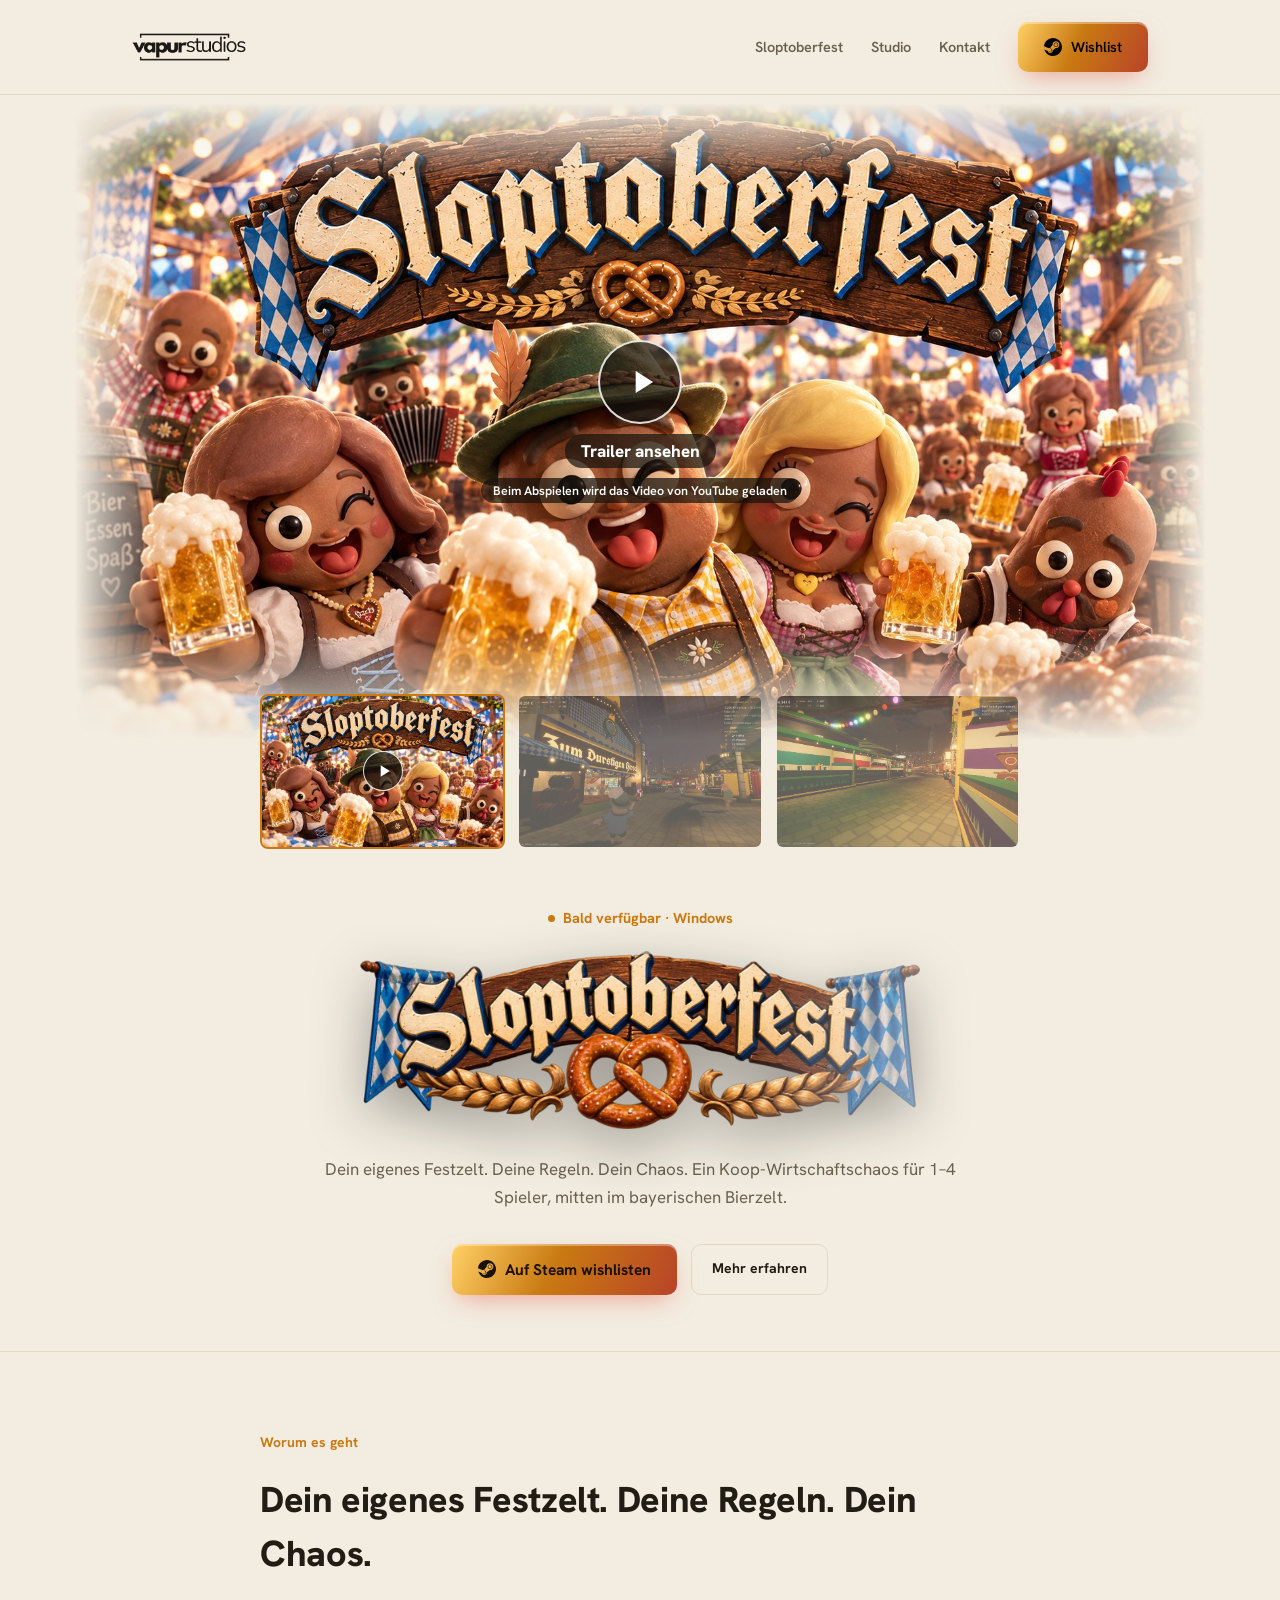
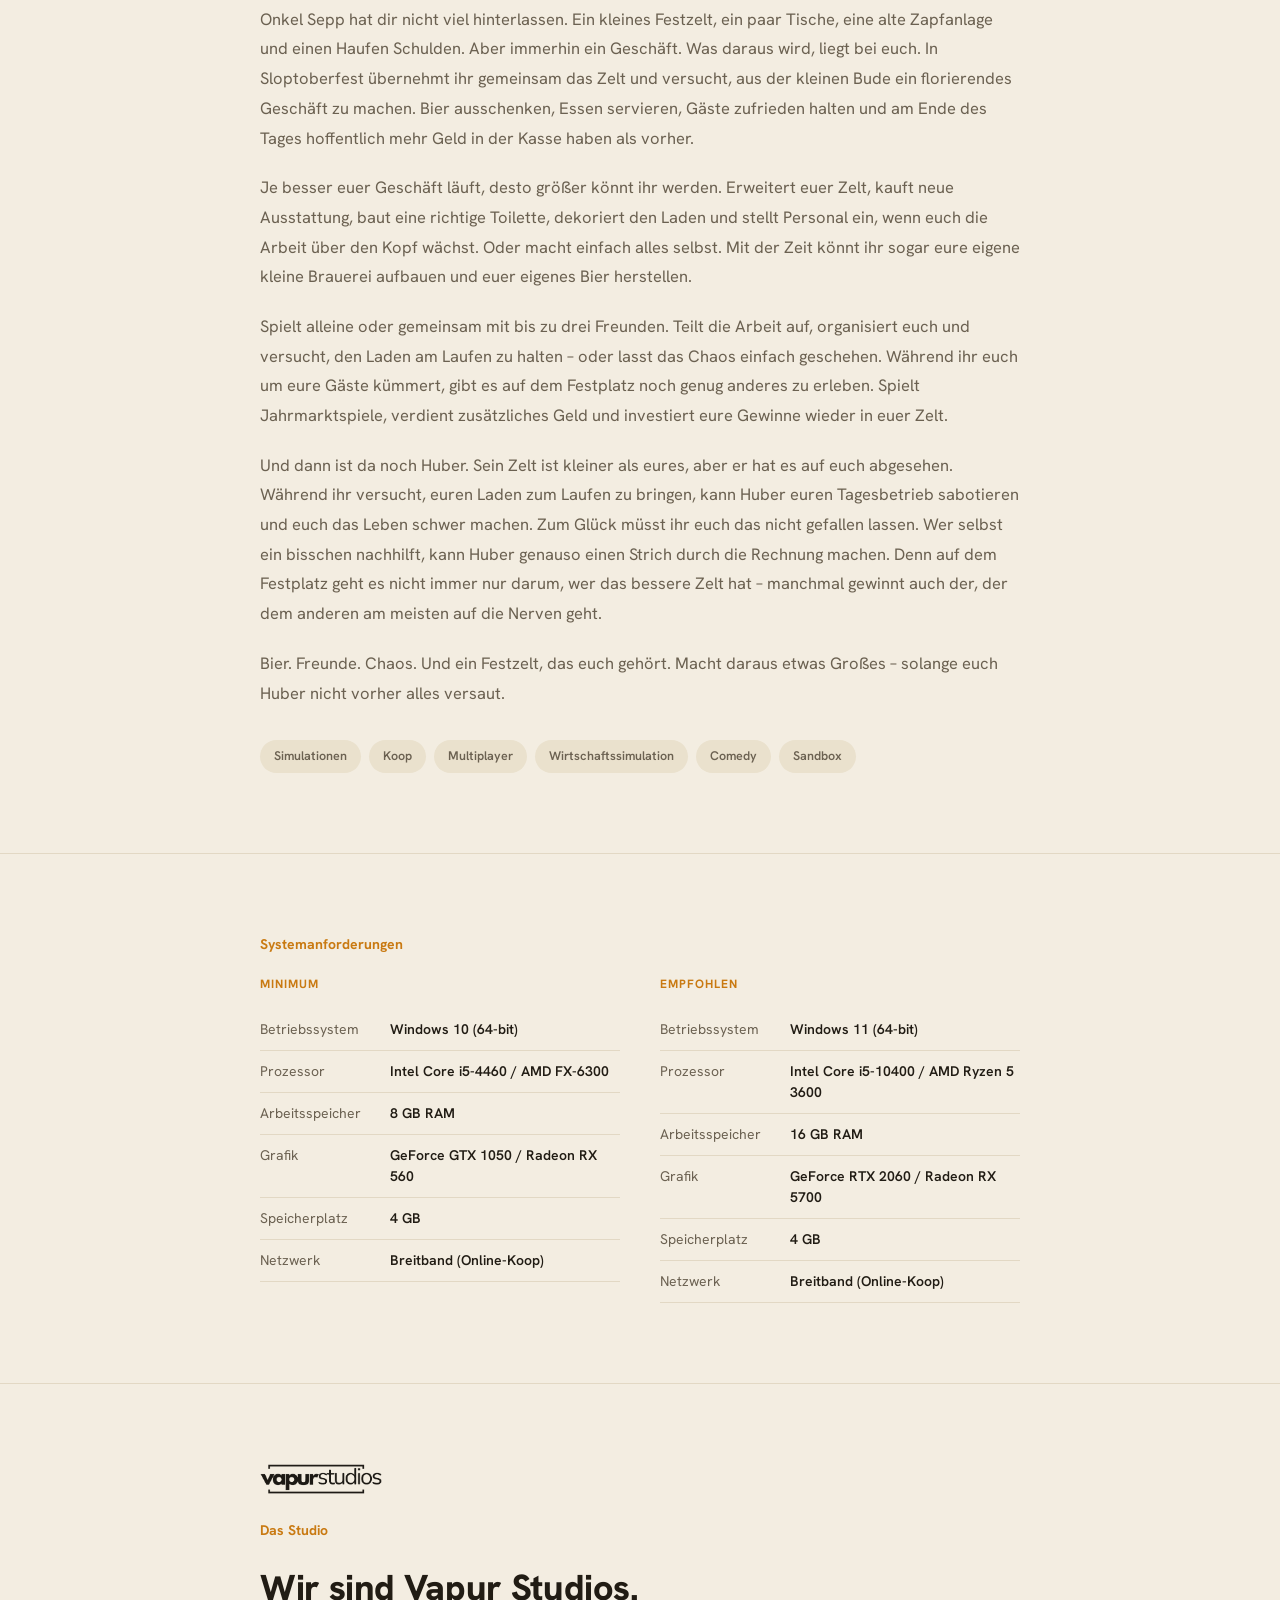
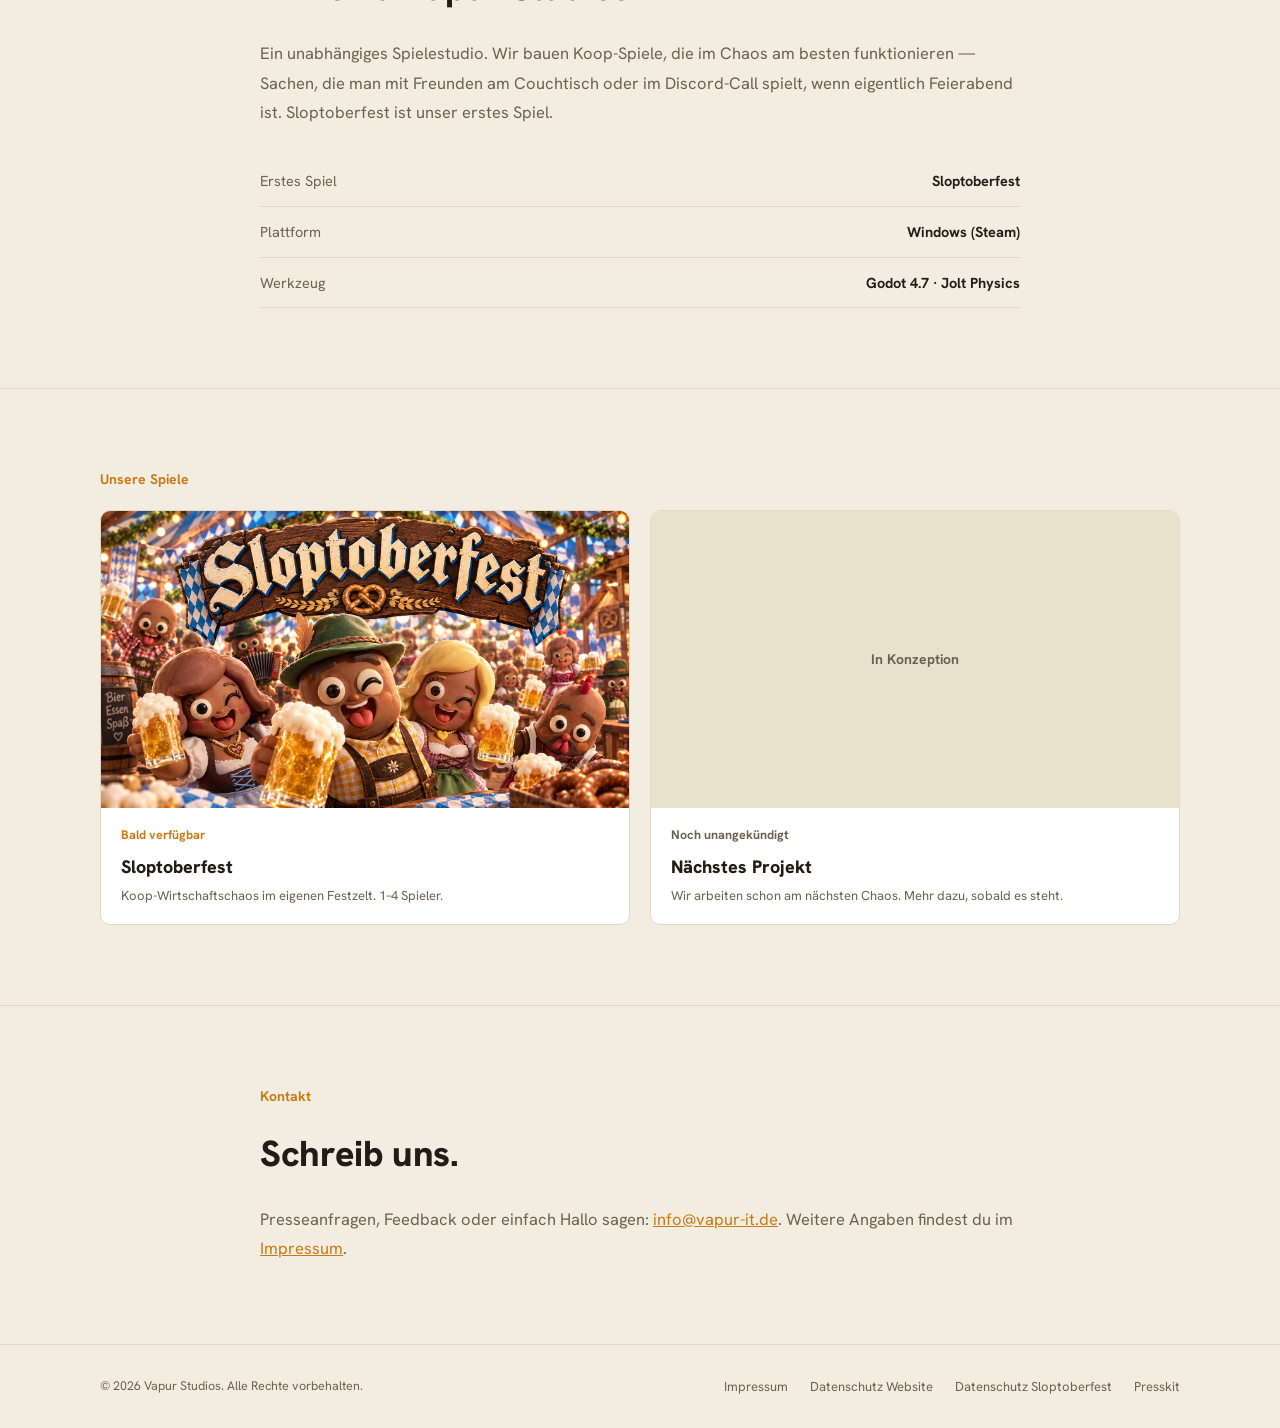
<file: index.html>
<!doctype html>
<html lang="de">
<head>
<meta charset="utf-8">
<meta name="viewport" content="width=device-width, initial-scale=1">
<title>Vapur Studios – Sloptoberfest</title>
<meta name="description" content="Vapur Studios ist ein unabhängiges Spielestudio. Sloptoberfest: Koop-Wirtschaftschaos im eigenen Festzelt für 1–4 Spieler. Bald auf Steam.">
<meta property="og:title" content="Vapur Studios – Sloptoberfest">
<meta property="og:description" content="Dein eigenes Festzelt. Deine Regeln. Dein Chaos. Bald auf Steam.">
<meta property="og:image" content="https://studio.vapur-it.de/assets/banner.jpg">
<meta property="og:type" content="website">
<link rel="preload" href="assets/fonts/hanken-latin.woff2" as="font" type="font/woff2" crossorigin>
<link rel="stylesheet" href="assets/style.css">
</head>
<body>

<nav>
  <div class="nav-inner">
    <a href="./" aria-label="Vapur Studios"><img class="logo-ink" src="assets/logo-ink.png" alt="Vapur Studios"><img class="logo-cream" src="assets/logo-cream.png" alt=""></a>
    <div class="navlinks">
      <a href="#game">Sloptoberfest</a>
      <a href="#studio">Studio</a>
      <a href="#kontakt">Kontakt</a>
      <a class="btn-wishlist" href="#" target="_blank" rel="noopener">
        <svg viewBox="0 0 24 24" fill="currentColor" aria-hidden="true"><path d="M11.979 0C5.678 0 .511 4.86.022 11.037l6.432 2.658c.545-.371 1.203-.59 1.912-.59.063 0 .125.004.188.006l2.861-4.142V8.91c0-2.495 2.028-4.524 4.524-4.524 2.494 0 4.524 2.031 4.524 4.527s-2.03 4.525-4.524 4.525h-.105l-4.076 2.911c0 .052.004.105.004.159 0 1.875-1.515 3.396-3.39 3.396-1.635 0-3.016-1.173-3.331-2.727L.436 15.27C1.862 20.307 6.486 24 11.979 24c6.627 0 11.999-5.373 11.999-12S18.605 0 11.979 0zM7.54 18.21l-1.473-.61c.262.543.714.999 1.314 1.25 1.297.539 2.793-.076 3.332-1.375.263-.63.264-1.319.005-1.949s-.75-1.121-1.377-1.383c-.624-.26-1.29-.249-1.878-.03l1.523.63c.956.4 1.409 1.5 1.009 2.455-.397.957-1.497 1.41-2.454 1.012H7.54zm11.415-9.303c0-1.662-1.353-3.015-3.015-3.015-1.665 0-3.015 1.353-3.015 3.015 0 1.665 1.35 3.015 3.015 3.015 1.663 0 3.015-1.35 3.015-3.015zm-5.273-.005c0-1.252 1.013-2.266 2.265-2.266 1.249 0 2.266 1.014 2.266 2.266 0 1.251-1.017 2.265-2.266 2.265-1.253 0-2.265-1.014-2.265-2.265z"/></svg>
        <span>Wishlist</span>
      </a>
    </div>
  </div>
</nav>

<main>
<div class="hero-wrap">
  <div class="hero-img"><img id="mainshot" src="assets/banner.jpg" alt="Sloptoberfest Artwork" width="1672" height="941"></div>
  <button class="hero-play" id="heroplay" type="button" aria-label="Trailer abspielen">
    <span class="play-circle"><svg viewBox="0 0 24 24" fill="currentColor" aria-hidden="true"><path d="M8 5v14l11-7z"/></svg></span>
    <span class="play-label">Trailer ansehen</span>
    <span class="play-note">Beim Abspielen wird das Video von YouTube geladen</span>
  </button>
  <div class="hero-video" id="herovideo"></div>
</div>

<div class="shots">
  <div class="shots-grid">
    <button class="active is-trailer" data-src="assets/banner.jpg" data-trailer aria-label="Trailer anzeigen"><img src="assets/banner.jpg" alt="" loading="lazy"><span class="thumb-play"><svg viewBox="0 0 24 24" fill="currentColor" aria-hidden="true"><path d="M8 5v14l11-7z"/></svg></span></button>
    <button data-src="assets/screen1.jpg" aria-label="Screenshot 1 anzeigen"><img src="assets/screen1.jpg" alt="" loading="lazy"></button>
    <button data-src="assets/screen2.jpg" aria-label="Screenshot 2 anzeigen"><img src="assets/screen2.jpg" alt="" loading="lazy"></button>
  </div>
</div>

<div class="intro" id="game">
  <span class="eyebrow">Bald verfügbar · Windows</span>
  <h1 class="sr-only">Sloptoberfest</h1>
  <div class="game-logo"><img src="assets/sloptoberfest-logo.webp" alt="Sloptoberfest" width="1400" height="446"></div>
  <p>Dein eigenes Festzelt. Deine Regeln. Dein Chaos. Ein Koop-Wirtschaftschaos
  für 1–4 Spieler, mitten im bayerischen Bierzelt.</p>
  <div class="btn-row">
    <a class="btn-wishlist" href="#" target="_blank" rel="noopener">
      <svg viewBox="0 0 24 24" fill="currentColor" aria-hidden="true"><path d="M11.979 0C5.678 0 .511 4.86.022 11.037l6.432 2.658c.545-.371 1.203-.59 1.912-.59.063 0 .125.004.188.006l2.861-4.142V8.91c0-2.495 2.028-4.524 4.524-4.524 2.494 0 4.524 2.031 4.524 4.527s-2.03 4.525-4.524 4.525h-.105l-4.076 2.911c0 .052.004.105.004.159 0 1.875-1.515 3.396-3.39 3.396-1.635 0-3.016-1.173-3.331-2.727L.436 15.27C1.862 20.307 6.486 24 11.979 24c6.627 0 11.999-5.373 11.999-12S18.605 0 11.979 0zM7.54 18.21l-1.473-.61c.262.543.714.999 1.314 1.25 1.297.539 2.793-.076 3.332-1.375.263-.63.264-1.319.005-1.949s-.75-1.121-1.377-1.383c-.624-.26-1.29-.249-1.878-.03l1.523.63c.956.4 1.409 1.5 1.009 2.455-.397.957-1.497 1.41-2.454 1.012H7.54zm11.415-9.303c0-1.662-1.353-3.015-3.015-3.015-1.665 0-3.015 1.353-3.015 3.015 0 1.665 1.35 3.015 3.015 3.015 1.663 0 3.015-1.35 3.015-3.015zm-5.273-.005c0-1.252 1.013-2.266 2.265-2.266 1.249 0 2.266 1.014 2.266 2.266 0 1.251-1.017 2.265-2.266 2.265-1.253 0-2.265-1.014-2.265-2.265z"/></svg>
      <span>Auf Steam wishlisten</span>
    </a>
    <a class="btn-ghost" href="#story">Mehr erfahren</a>
  </div>
</div>

<section id="story">
  <div class="section-inner">
    <div class="kicker">Worum es geht</div>
    <h2>Dein eigenes Festzelt. Deine Regeln. Dein Chaos.</h2>
    <p>Onkel Sepp hat dir nicht viel hinterlassen. Ein kleines Festzelt, ein paar Tische, eine
    alte Zapfanlage und einen Haufen Schulden. Aber immerhin ein Geschäft. Was daraus wird, liegt
    bei euch. In Sloptoberfest übernehmt ihr gemeinsam das Zelt und versucht, aus der kleinen Bude
    ein florierendes Geschäft zu machen. Bier ausschenken, Essen servieren, Gäste zufrieden halten
    und am Ende des Tages hoffentlich mehr Geld in der Kasse haben als vorher.</p>
    <p>Je besser euer Geschäft läuft, desto größer könnt ihr werden. Erweitert euer Zelt, kauft
    neue Ausstattung, baut eine richtige Toilette, dekoriert den Laden und stellt Personal ein,
    wenn euch die Arbeit über den Kopf wächst. Oder macht einfach alles selbst. Mit der Zeit könnt
    ihr sogar eure eigene kleine Brauerei aufbauen und euer eigenes Bier herstellen.</p>
    <p>Spielt alleine oder gemeinsam mit bis zu drei Freunden. Teilt die Arbeit auf, organisiert
    euch und versucht, den Laden am Laufen zu halten – oder lasst das Chaos einfach geschehen.
    Während ihr euch um eure Gäste kümmert, gibt es auf dem Festplatz noch genug anderes zu
    erleben. Spielt Jahrmarktspiele, verdient zusätzliches Geld und investiert eure Gewinne wieder
    in euer Zelt.</p>
    <p>Und dann ist da noch Huber. Sein Zelt ist kleiner als eures, aber er hat es auf euch
    abgesehen. Während ihr versucht, euren Laden zum Laufen zu bringen, kann Huber euren
    Tagesbetrieb sabotieren und euch das Leben schwer machen. Zum Glück müsst ihr euch das nicht
    gefallen lassen. Wer selbst ein bisschen nachhilft, kann Huber genauso einen Strich durch die
    Rechnung machen. Denn auf dem Festplatz geht es nicht immer nur darum, wer das bessere Zelt
    hat – manchmal gewinnt auch der, der dem anderen am meisten auf die Nerven geht.</p>
    <p>Bier. Freunde. Chaos. Und ein Festzelt, das euch gehört. Macht daraus etwas Großes –
    solange euch Huber nicht vorher alles versaut.</p>
    <div class="tags-row">
      <span class="tag">Simulationen</span><span class="tag">Koop</span><span class="tag">Multiplayer</span>
      <span class="tag">Wirtschaftssimulation</span><span class="tag">Comedy</span><span class="tag">Sandbox</span>
    </div>
  </div>
</section>

<section>
  <div class="section-inner">
    <div class="kicker">Systemanforderungen</div>
    <div class="reqs">
      <div class="req-col">
        <h3>Minimum</h3>
        <div class="req-row"><span class="k">Betriebssystem</span><span class="v">Windows 10 (64-bit)</span></div>
        <div class="req-row"><span class="k">Prozessor</span><span class="v">Intel Core i5-4460 / AMD FX-6300</span></div>
        <div class="req-row"><span class="k">Arbeitsspeicher</span><span class="v">8 GB RAM</span></div>
        <div class="req-row"><span class="k">Grafik</span><span class="v">GeForce GTX 1050 / Radeon RX 560</span></div>
        <div class="req-row"><span class="k">Speicherplatz</span><span class="v">4 GB</span></div>
        <div class="req-row"><span class="k">Netzwerk</span><span class="v">Breitband (Online-Koop)</span></div>
      </div>
      <div class="req-col">
        <h3>Empfohlen</h3>
        <div class="req-row"><span class="k">Betriebssystem</span><span class="v">Windows 11 (64-bit)</span></div>
        <div class="req-row"><span class="k">Prozessor</span><span class="v">Intel Core i5-10400 / AMD Ryzen 5 3600</span></div>
        <div class="req-row"><span class="k">Arbeitsspeicher</span><span class="v">16 GB RAM</span></div>
        <div class="req-row"><span class="k">Grafik</span><span class="v">GeForce RTX 2060 / Radeon RX 5700</span></div>
        <div class="req-row"><span class="k">Speicherplatz</span><span class="v">4 GB</span></div>
        <div class="req-row"><span class="k">Netzwerk</span><span class="v">Breitband (Online-Koop)</span></div>
      </div>
    </div>
  </div>
</section>

<section id="studio">
  <div class="section-inner">
    <img class="studio-logo logo-ink" src="assets/logo-ink.png" alt="Vapur Studios">
    <img class="studio-logo logo-cream" src="assets/logo-cream.png" alt="Vapur Studios">
    <div class="kicker">Das Studio</div>
    <h2>Wir sind Vapur Studios.</h2>
    <p>Ein unabhängiges Spielestudio. Wir bauen Koop-Spiele, die im Chaos am besten funktionieren —
    Sachen, die man mit Freunden am Couchtisch oder im Discord-Call spielt, wenn eigentlich
    Feierabend ist. Sloptoberfest ist unser erstes Spiel.</p>
    <div class="fact-list">
      <div class="fact-row"><span class="k">Erstes Spiel</span><span class="v">Sloptoberfest</span></div>
      <div class="fact-row"><span class="k">Plattform</span><span class="v">Windows (Steam)</span></div>
      <div class="fact-row"><span class="k">Werkzeug</span><span class="v">Godot 4.7 · Jolt Physics</span></div>
    </div>
  </div>
</section>

<section>
  <div class="section-inner wide">
    <div class="kicker">Unsere Spiele</div>
    <div class="portfolio-grid">
      <a class="game-card" href="#game">
        <div class="thumb"><img src="assets/banner.jpg" alt="Sloptoberfest" loading="lazy"></div>
        <div class="body">
          <span class="status">Bald verfügbar</span>
          <h3>Sloptoberfest</h3>
          <p>Koop-Wirtschaftschaos im eigenen Festzelt. 1–4 Spieler.</p>
        </div>
      </a>
      <div class="game-card">
        <div class="thumb placeholder">In Konzeption</div>
        <div class="body">
          <span class="status muted">Noch unangekündigt</span>
          <h3>Nächstes Projekt</h3>
          <p>Wir arbeiten schon am nächsten Chaos. Mehr dazu, sobald es steht.</p>
        </div>
      </div>
    </div>
  </div>
</section>

<section id="kontakt">
  <div class="section-inner">
    <div class="kicker">Kontakt</div>
    <h2>Schreib uns.</h2>
    <p>Presseanfragen, Feedback oder einfach Hallo sagen: <a href="mailto:info@vapur-it.de" style="color:var(--amber)">info@vapur-it.de</a>. Weitere Angaben findest du im
    <a href="impressum.html" style="color:var(--amber)">Impressum</a>.</p>
  </div>
</section>
</main>

<footer>
  <div class="foot-inner">
    <div class="foot-copy">© 2026 Vapur Studios. Alle Rechte vorbehalten.</div>
    <div class="foot-links">
      <a href="impressum.html">Impressum</a>
      <a href="datenschutz.html">Datenschutz Website</a><a href="sloptoberfest-datenschutz.html">Datenschutz Sloptoberfest</a><a href="presskit.html">Presskit</a>
    </div>
  </div>
</footer>

<script>
  var heroWrap = document.querySelector('.hero-wrap');
  var heroVideo = document.getElementById('herovideo');
  // Trailer wird erst nach Klick von YouTube geladen (Datenschutz)
  document.getElementById('heroplay').addEventListener('click', function(){
    heroVideo.innerHTML = '<iframe src="https://www.youtube-nocookie.com/embed/dqslxx3b6Ws?autoplay=1&rel=0" title="Sloptoberfest Trailer" allow="autoplay; encrypted-media; picture-in-picture; fullscreen" allowfullscreen></iframe>';
    heroWrap.classList.add('playing');
  });
  document.querySelectorAll('.shots-grid button').forEach(function(btn){
    btn.addEventListener('click', function(){
      heroVideo.innerHTML = '';
      heroWrap.classList.remove('playing');
      heroWrap.classList.toggle('no-trailer', !btn.hasAttribute('data-trailer'));
      document.getElementById('mainshot').src = btn.getAttribute('data-src');
      document.querySelectorAll('.shots-grid button').forEach(function(b){ b.classList.remove('active'); });
      btn.classList.add('active');
    });
  });
</script>
</body>
</html>
</file>
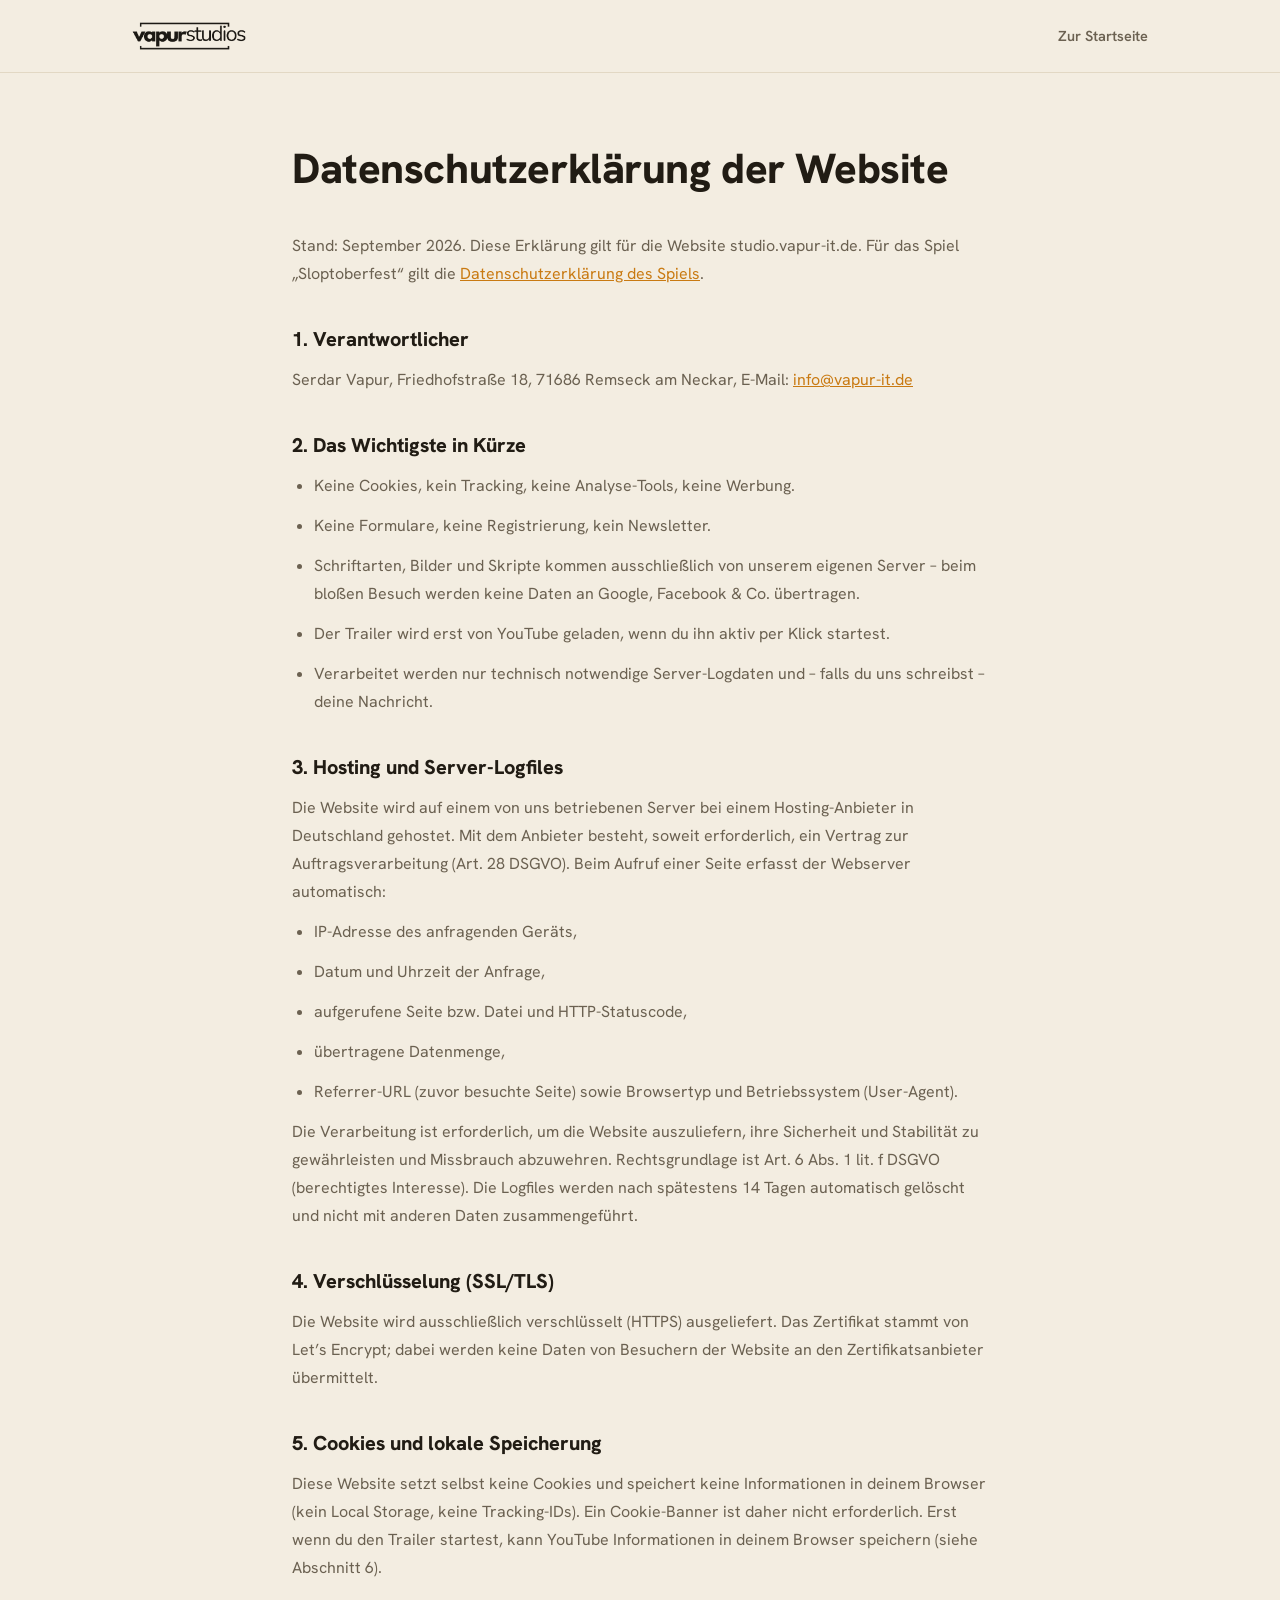
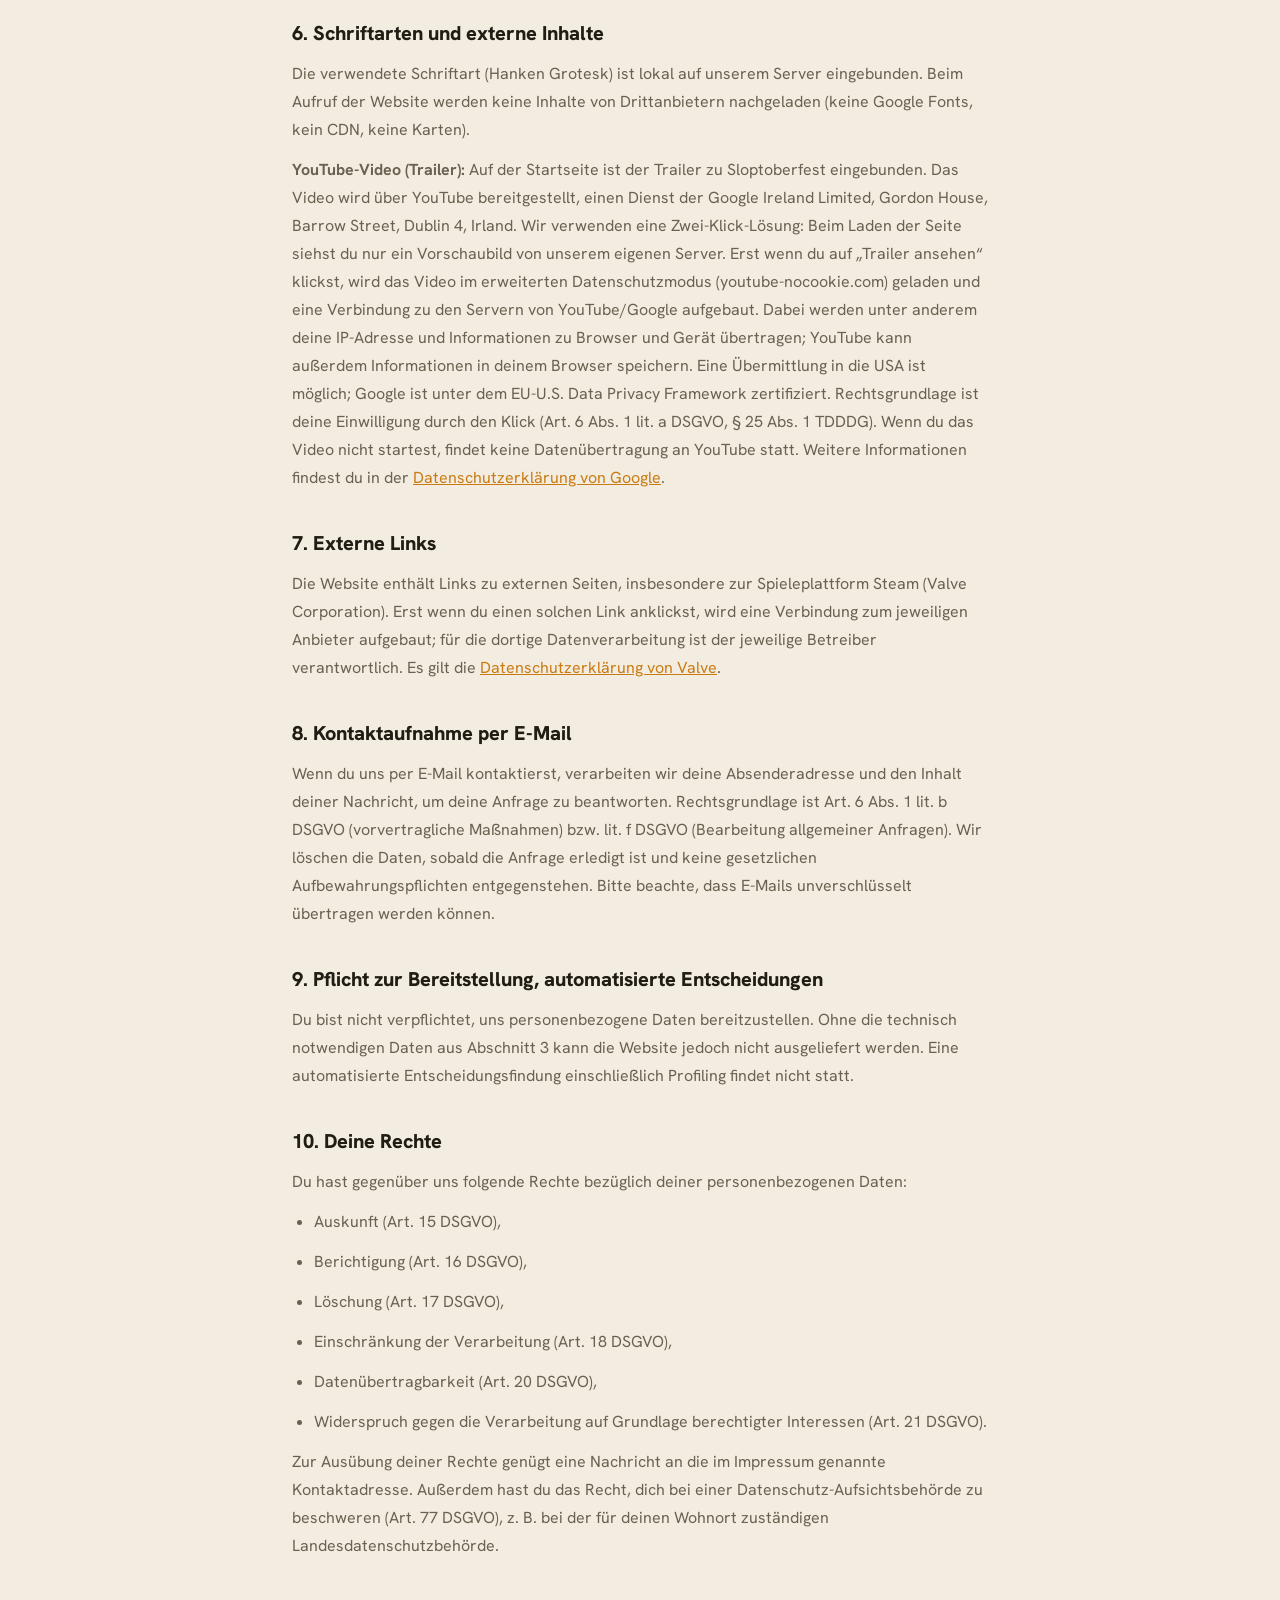
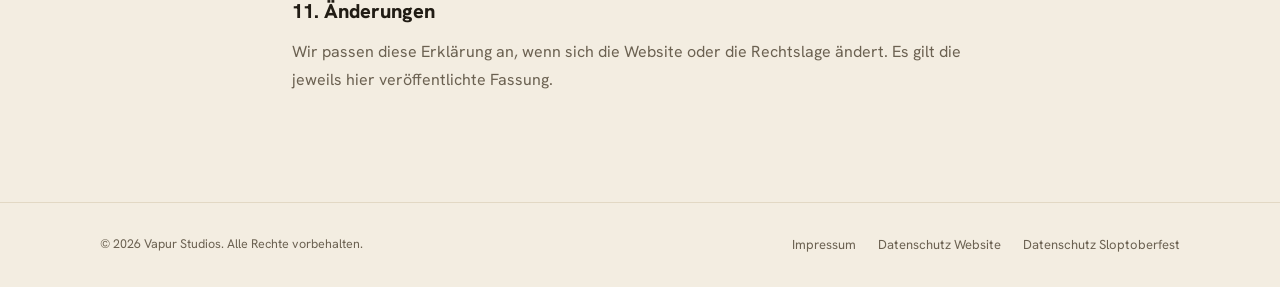
<file: datenschutz.html>
<!doctype html>
<html lang="de">
<head>
<meta charset="utf-8">
<meta name="viewport" content="width=device-width, initial-scale=1">
<title>Datenschutzerklärung Website – Vapur Studios</title>
<link rel="stylesheet" href="assets/style.css">
</head>
<body>
<nav>
  <div class="nav-inner">
    <a href="./" aria-label="Vapur Studios"><img class="logo-ink" src="assets/logo-ink.png" alt="Vapur Studios"><img class="logo-cream" src="assets/logo-cream.png" alt=""></a>
    <div class="navlinks"><a href="./">Zur Startseite</a></div>
  </div>
</nav>

<main class="legal">
  <h1>Datenschutzerklärung der Website</h1>
  <p>Stand: September 2026. Diese Erklärung gilt für die Website studio.vapur-it.de. Für das Spiel
  „Sloptoberfest“ gilt die <a href="sloptoberfest-datenschutz.html">Datenschutzerklärung des Spiels</a>.</p>

  <h2>1. Verantwortlicher</h2>
  <p>Serdar Vapur, Friedhofstraße 18, 71686 Remseck am Neckar, E-Mail: <a href="mailto:info@vapur-it.de">info@vapur-it.de</a></p>

  <h2>2. Das Wichtigste in Kürze</h2>
  <ul>
    <li>Keine Cookies, kein Tracking, keine Analyse-Tools, keine Werbung.</li>
    <li>Keine Formulare, keine Registrierung, kein Newsletter.</li>
    <li>Schriftarten, Bilder und Skripte kommen ausschließlich von unserem eigenen Server – beim bloßen Besuch werden keine Daten an Google, Facebook &amp; Co. übertragen.</li>
    <li>Der Trailer wird erst von YouTube geladen, wenn du ihn aktiv per Klick startest.</li>
    <li>Verarbeitet werden nur technisch notwendige Server-Logdaten und – falls du uns schreibst – deine Nachricht.</li>
  </ul>

  <h2>3. Hosting und Server-Logfiles</h2>
  <p>Die Website wird auf einem von uns betriebenen Server bei einem Hosting-Anbieter in Deutschland
  gehostet. Mit dem Anbieter besteht, soweit erforderlich, ein Vertrag zur Auftragsverarbeitung
  (Art. 28 DSGVO). Beim Aufruf einer Seite erfasst der Webserver automatisch:</p>
  <ul>
    <li>IP-Adresse des anfragenden Geräts,</li>
    <li>Datum und Uhrzeit der Anfrage,</li>
    <li>aufgerufene Seite bzw. Datei und HTTP-Statuscode,</li>
    <li>übertragene Datenmenge,</li>
    <li>Referrer-URL (zuvor besuchte Seite) sowie Browsertyp und Betriebssystem (User-Agent).</li>
  </ul>
  <p>Die Verarbeitung ist erforderlich, um die Website auszuliefern, ihre Sicherheit und Stabilität zu
  gewährleisten und Missbrauch abzuwehren. Rechtsgrundlage ist Art. 6 Abs. 1 lit. f DSGVO
  (berechtigtes Interesse). Die Logfiles werden nach spätestens 14 Tagen automatisch gelöscht und
  nicht mit anderen Daten zusammengeführt.</p>

  <h2>4. Verschlüsselung (SSL/TLS)</h2>
  <p>Die Website wird ausschließlich verschlüsselt (HTTPS) ausgeliefert. Das Zertifikat stammt von
  Let’s Encrypt; dabei werden keine Daten von Besuchern der Website an den Zertifikatsanbieter
  übermittelt.</p>

  <h2>5. Cookies und lokale Speicherung</h2>
  <p>Diese Website setzt selbst keine Cookies und speichert keine Informationen in deinem Browser
  (kein Local Storage, keine Tracking-IDs). Ein Cookie-Banner ist daher nicht erforderlich. Erst
  wenn du den Trailer startest, kann YouTube Informationen in deinem Browser speichern (siehe
  Abschnitt 6).</p>

  <h2>6. Schriftarten und externe Inhalte</h2>
  <p>Die verwendete Schriftart (Hanken Grotesk) ist lokal auf unserem Server eingebunden. Beim
  Aufruf der Website werden keine Inhalte von Drittanbietern nachgeladen (keine Google Fonts, kein
  CDN, keine Karten).</p>
  <p><strong>YouTube-Video (Trailer):</strong> Auf der Startseite ist der Trailer zu Sloptoberfest
  eingebunden. Das Video wird über YouTube bereitgestellt, einen Dienst der Google Ireland Limited,
  Gordon House, Barrow Street, Dublin 4, Irland. Wir verwenden eine Zwei-Klick-Lösung: Beim Laden
  der Seite siehst du nur ein Vorschaubild von unserem eigenen Server. Erst wenn du auf
  „Trailer ansehen“ klickst, wird das Video im erweiterten Datenschutzmodus
  (youtube-nocookie.com) geladen und eine Verbindung zu den Servern von YouTube/Google aufgebaut.
  Dabei werden unter anderem deine IP-Adresse und Informationen zu Browser und Gerät übertragen;
  YouTube kann außerdem Informationen in deinem Browser speichern. Eine Übermittlung in die USA ist
  möglich; Google ist unter dem EU-U.S. Data Privacy Framework zertifiziert. Rechtsgrundlage ist
  deine Einwilligung durch den Klick (Art. 6 Abs. 1 lit. a DSGVO, § 25 Abs. 1 TDDDG). Wenn du das
  Video nicht startest, findet keine Datenübertragung an YouTube statt. Weitere Informationen
  findest du in der
  <a href="https://policies.google.com/privacy" target="_blank" rel="noopener">Datenschutzerklärung von Google</a>.</p>

  <h2>7. Externe Links</h2>
  <p>Die Website enthält Links zu externen Seiten, insbesondere zur Spieleplattform Steam (Valve
  Corporation). Erst wenn du einen solchen Link anklickst, wird eine Verbindung zum jeweiligen
  Anbieter aufgebaut; für die dortige Datenverarbeitung ist der jeweilige Betreiber verantwortlich.
  Es gilt die
  <a href="https://store.steampowered.com/privacy_agreement/" target="_blank" rel="noopener">Datenschutzerklärung von Valve</a>.</p>

  <h2>8. Kontaktaufnahme per E-Mail</h2>
  <p>Wenn du uns per E-Mail kontaktierst, verarbeiten wir deine Absenderadresse und den Inhalt deiner
  Nachricht, um deine Anfrage zu beantworten. Rechtsgrundlage ist Art. 6 Abs. 1 lit. b DSGVO
  (vorvertragliche Maßnahmen) bzw. lit. f DSGVO (Bearbeitung allgemeiner Anfragen). Wir löschen die
  Daten, sobald die Anfrage erledigt ist und keine gesetzlichen Aufbewahrungspflichten entgegenstehen.
  Bitte beachte, dass E-Mails unverschlüsselt übertragen werden können.</p>

  <h2>9. Pflicht zur Bereitstellung, automatisierte Entscheidungen</h2>
  <p>Du bist nicht verpflichtet, uns personenbezogene Daten bereitzustellen. Ohne die technisch
  notwendigen Daten aus Abschnitt 3 kann die Website jedoch nicht ausgeliefert werden. Eine
  automatisierte Entscheidungsfindung einschließlich Profiling findet nicht statt.</p>

  <h2>10. Deine Rechte</h2>
  <p>Du hast gegenüber uns folgende Rechte bezüglich deiner personenbezogenen Daten:</p>
  <ul>
    <li>Auskunft (Art. 15 DSGVO),</li>
    <li>Berichtigung (Art. 16 DSGVO),</li>
    <li>Löschung (Art. 17 DSGVO),</li>
    <li>Einschränkung der Verarbeitung (Art. 18 DSGVO),</li>
    <li>Datenübertragbarkeit (Art. 20 DSGVO),</li>
    <li>Widerspruch gegen die Verarbeitung auf Grundlage berechtigter Interessen (Art. 21 DSGVO).</li>
  </ul>
  <p>Zur Ausübung deiner Rechte genügt eine Nachricht an die im Impressum genannte Kontaktadresse.
  Außerdem hast du das Recht, dich bei einer Datenschutz-Aufsichtsbehörde zu beschweren (Art. 77 DSGVO),
  z. B. bei der für deinen Wohnort zuständigen Landesdatenschutzbehörde.</p>

  <h2>11. Änderungen</h2>
  <p>Wir passen diese Erklärung an, wenn sich die Website oder die Rechtslage ändert. Es gilt die jeweils
  hier veröffentlichte Fassung.</p>
</main>

<footer>
  <div class="foot-inner">
    <div class="foot-copy">© 2026 Vapur Studios. Alle Rechte vorbehalten.</div>
    <div class="foot-links"><a href="impressum.html">Impressum</a><a href="datenschutz.html">Datenschutz Website</a><a href="sloptoberfest-datenschutz.html">Datenschutz Sloptoberfest</a></div>
  </div>
</footer>
</body>
</html>
</file>
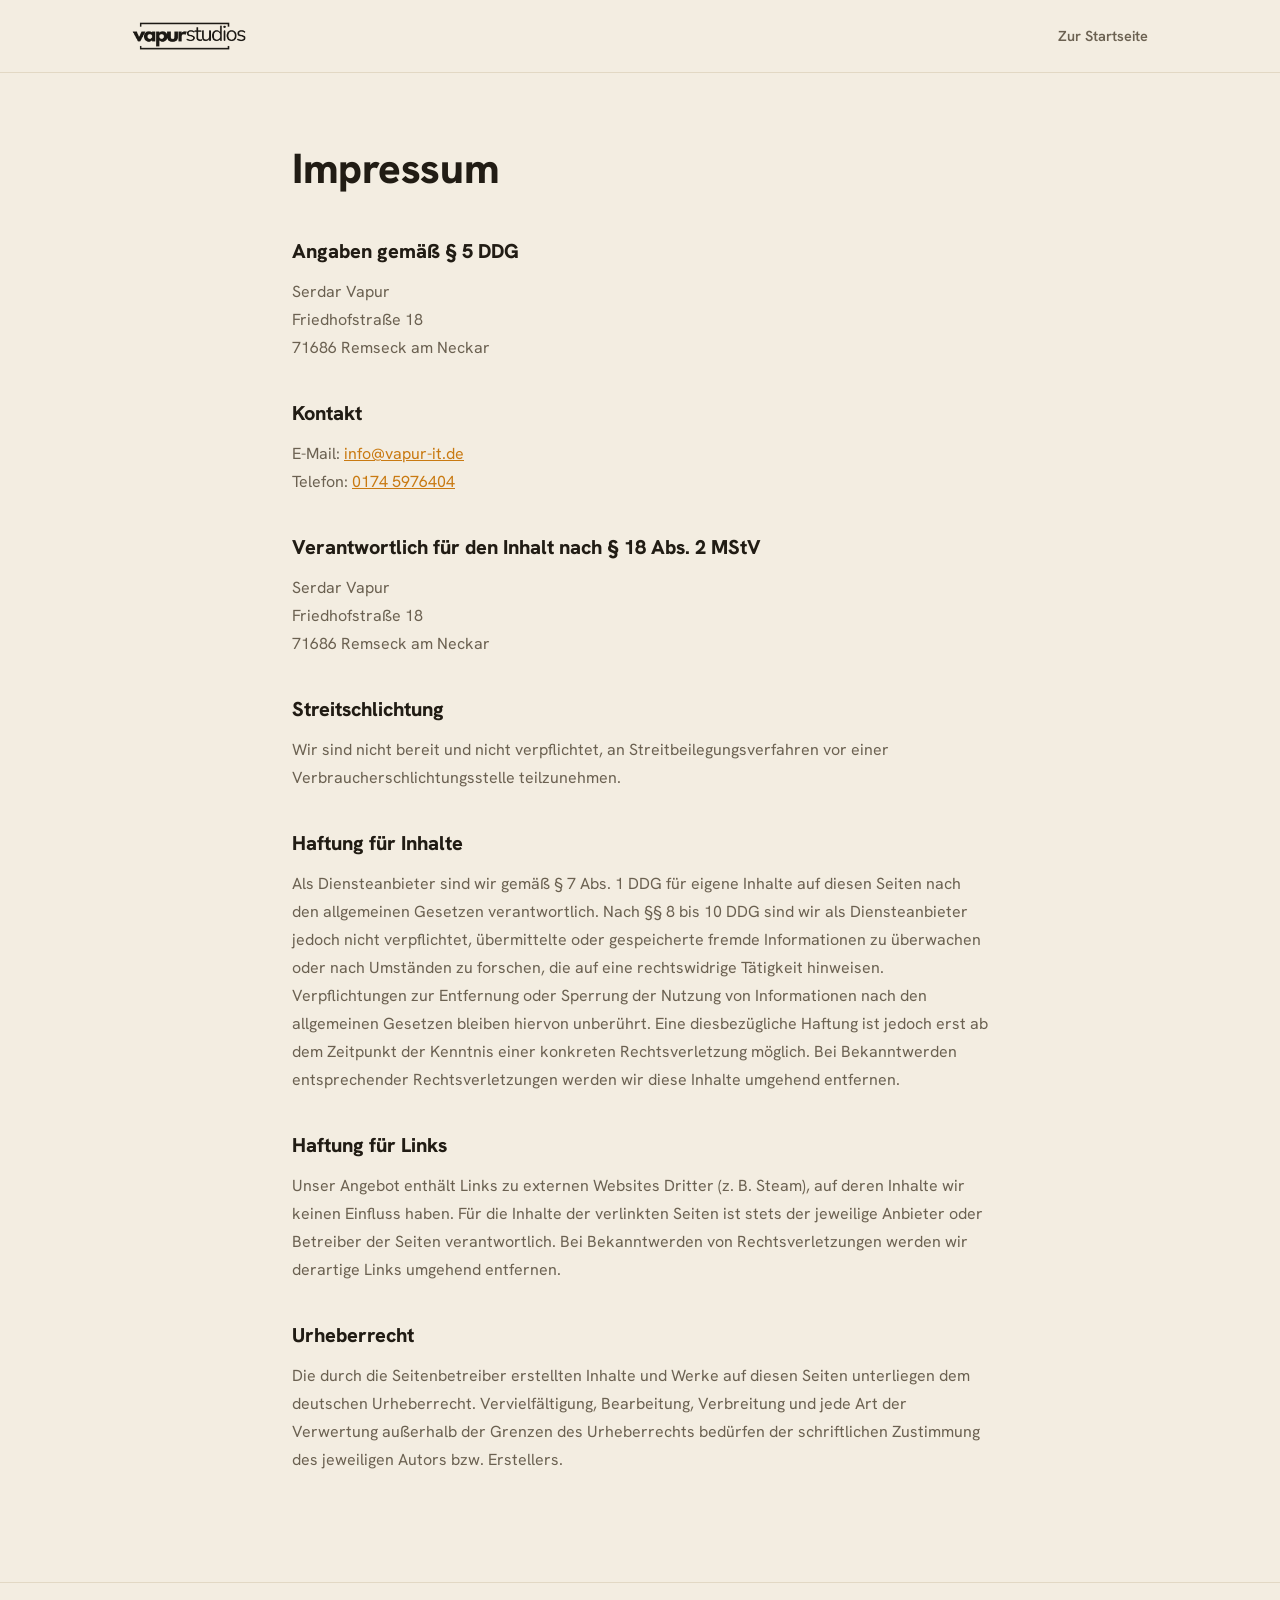
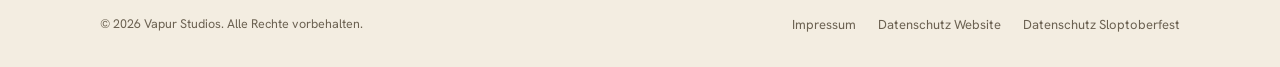
<file: impressum.html>
<!doctype html>
<html lang="de">
<head>
<meta charset="utf-8">
<meta name="viewport" content="width=device-width, initial-scale=1">
<meta name="robots" content="noindex">
<title>Impressum – Vapur Studios</title>
<link rel="stylesheet" href="assets/style.css">
</head>
<body>
<nav>
  <div class="nav-inner">
    <a href="./" aria-label="Vapur Studios"><img class="logo-ink" src="assets/logo-ink.png" alt="Vapur Studios"><img class="logo-cream" src="assets/logo-cream.png" alt=""></a>
    <div class="navlinks"><a href="./">Zur Startseite</a></div>
  </div>
</nav>

<main class="legal">
  <h1>Impressum</h1>

  <h2>Angaben gemäß § 5 DDG</h2>
  <p>Serdar Vapur<br>
  Friedhofstraße 18<br>
  71686 Remseck am Neckar</p>

  <h2>Kontakt</h2>
  <p>E-Mail: <a href="mailto:info@vapur-it.de">info@vapur-it.de</a><br>
  Telefon: <a href="tel:+491745976404">0174 5976404</a></p>

  <h2>Verantwortlich für den Inhalt nach § 18 Abs. 2 MStV</h2>
  <p>Serdar Vapur<br>
  Friedhofstraße 18<br>
  71686 Remseck am Neckar</p>

  <h2>Streitschlichtung</h2>
  <p>Wir sind nicht bereit und nicht verpflichtet, an Streitbeilegungsverfahren vor einer
  Verbraucherschlichtungsstelle teilzunehmen.</p>

  <h2>Haftung für Inhalte</h2>
  <p>Als Diensteanbieter sind wir gemäß § 7 Abs. 1 DDG für eigene Inhalte auf diesen Seiten nach den
  allgemeinen Gesetzen verantwortlich. Nach §§ 8 bis 10 DDG sind wir als Diensteanbieter jedoch nicht
  verpflichtet, übermittelte oder gespeicherte fremde Informationen zu überwachen oder nach Umständen
  zu forschen, die auf eine rechtswidrige Tätigkeit hinweisen. Verpflichtungen zur Entfernung oder
  Sperrung der Nutzung von Informationen nach den allgemeinen Gesetzen bleiben hiervon unberührt.
  Eine diesbezügliche Haftung ist jedoch erst ab dem Zeitpunkt der Kenntnis einer konkreten
  Rechtsverletzung möglich. Bei Bekanntwerden entsprechender Rechtsverletzungen werden wir diese
  Inhalte umgehend entfernen.</p>

  <h2>Haftung für Links</h2>
  <p>Unser Angebot enthält Links zu externen Websites Dritter (z. B. Steam), auf deren Inhalte wir
  keinen Einfluss haben. Für die Inhalte der verlinkten Seiten ist stets der jeweilige Anbieter oder
  Betreiber der Seiten verantwortlich. Bei Bekanntwerden von Rechtsverletzungen werden wir derartige
  Links umgehend entfernen.</p>

  <h2>Urheberrecht</h2>
  <p>Die durch die Seitenbetreiber erstellten Inhalte und Werke auf diesen Seiten unterliegen dem
  deutschen Urheberrecht. Vervielfältigung, Bearbeitung, Verbreitung und jede Art der Verwertung
  außerhalb der Grenzen des Urheberrechts bedürfen der schriftlichen Zustimmung des jeweiligen
  Autors bzw. Erstellers.</p>
</main>

<footer>
  <div class="foot-inner">
    <div class="foot-copy">© 2026 Vapur Studios. Alle Rechte vorbehalten.</div>
    <div class="foot-links"><a href="impressum.html">Impressum</a><a href="datenschutz.html">Datenschutz Website</a><a href="sloptoberfest-datenschutz.html">Datenschutz Sloptoberfest</a></div>
  </div>
</footer>
</body>
</html>
</file>
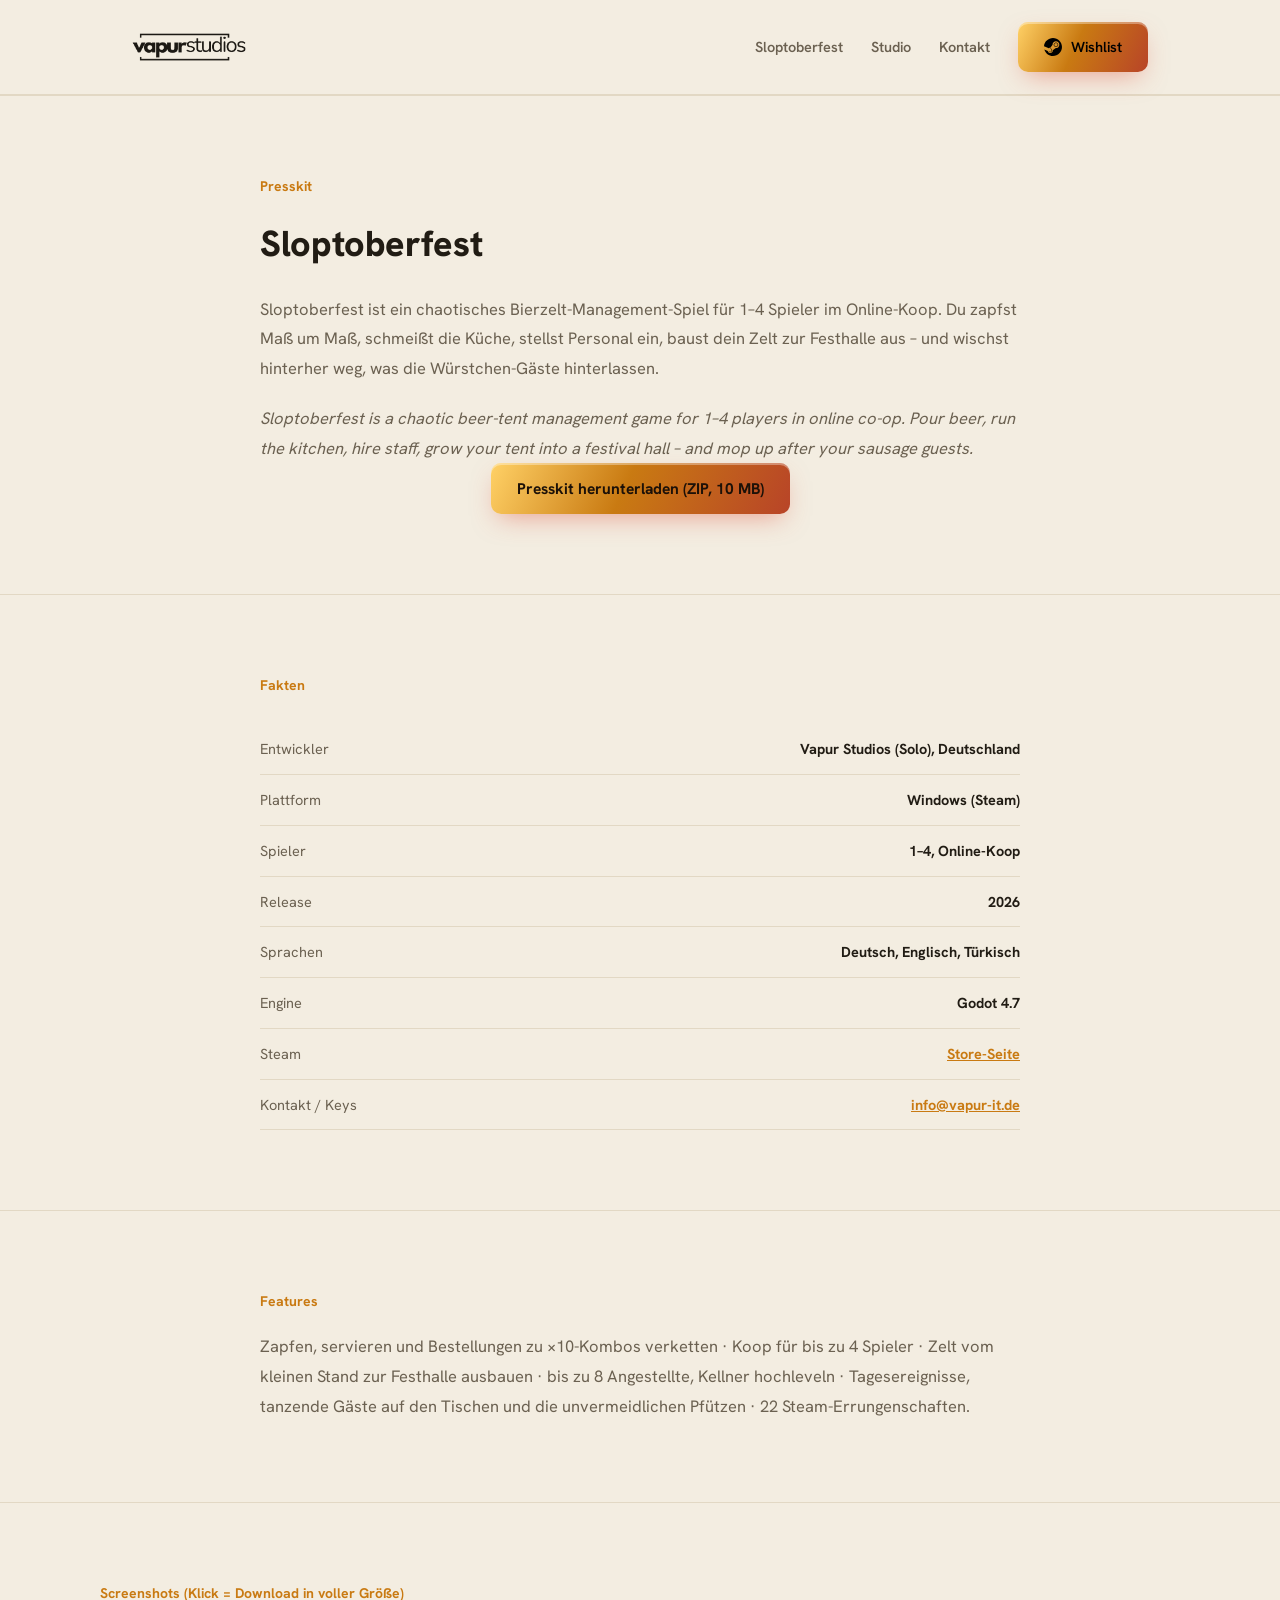
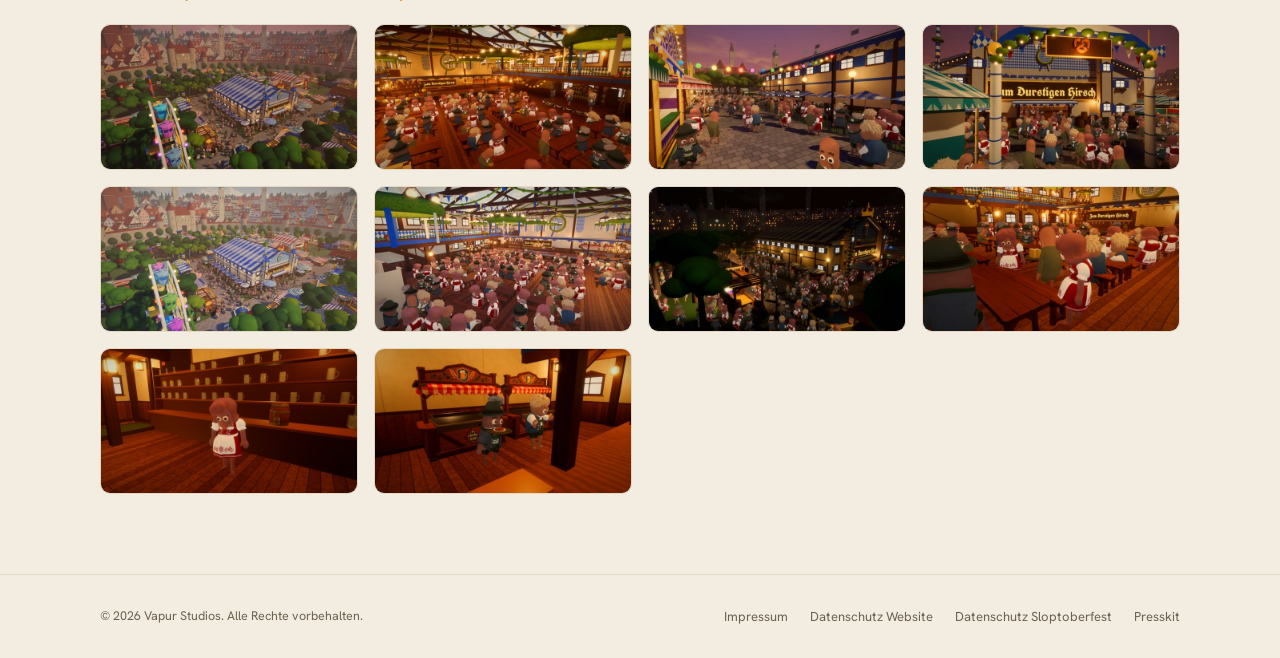
<file: presskit.html>
<!doctype html>
<html lang="de">
<head>
<meta charset="utf-8">
<meta name="viewport" content="width=device-width, initial-scale=1">
<title>Sloptoberfest Presskit</title>
<meta name="description" content="Presskit zu Sloptoberfest: Fakten, Beschreibung, Screenshots und Logos zum Download.">
<meta property="og:title" content="Sloptoberfest Presskit">
<meta property="og:image" content="https://studio.vapur-it.de/assets/banner.jpg">
<link rel="stylesheet" href="assets/style.css">
<style>.shotgrid{display:grid;grid-template-columns:repeat(auto-fill,minmax(240px,1fr));gap:16px}</style>
</head>
<body>
<nav>
  <div class="nav-inner">
    <a href="./" aria-label="Vapur Studios"><img class="logo-ink" src="assets/logo-ink.png" alt="Vapur Studios"><img class="logo-cream" src="assets/logo-cream.png" alt=""></a>
    <div class="navlinks">
      <a href="./#game">Sloptoberfest</a>
      <a href="./#studio">Studio</a>
      <a href="./#kontakt">Kontakt</a>
      <a class="btn-wishlist" href="#" target="_blank" rel="noopener">
        <svg viewBox="0 0 24 24" fill="currentColor" aria-hidden="true"><path d="M11.979 0C5.678 0 .511 4.86.022 11.037l6.432 2.658c.545-.371 1.203-.59 1.912-.59.063 0 .125.004.188.006l2.861-4.142V8.91c0-2.495 2.028-4.524 4.524-4.524 2.494 0 4.524 2.031 4.524 4.527s-2.03 4.525-4.524 4.525h-.105l-4.076 2.911c0 .052.004.105.004.159 0 1.875-1.515 3.396-3.39 3.396-1.635 0-3.016-1.173-3.331-2.727L.436 15.27C1.862 20.307 6.486 24 11.979 24c6.627 0 11.999-5.373 11.999-12S18.605 0 11.979 0zM7.54 18.21l-1.473-.61c.262.543.714.999 1.314 1.25 1.297.539 2.793-.076 3.332-1.375.263-.63.264-1.319.005-1.949s-.75-1.121-1.377-1.383c-.624-.26-1.29-.249-1.878-.03l1.523.63c.956.4 1.409 1.5 1.009 2.455-.397.957-1.497 1.41-2.454 1.012H7.54zm11.415-9.303c0-1.662-1.353-3.015-3.015-3.015-1.665 0-3.015 1.353-3.015 3.015 0 1.665 1.35 3.015 3.015 3.015 1.663 0 3.015-1.35 3.015-3.015zm-5.273-.005c0-1.252 1.013-2.266 2.265-2.266 1.249 0 2.266 1.014 2.266 2.266 0 1.251-1.017 2.265-2.266 2.265-1.253 0-2.265-1.014-2.265-2.265z"/></svg>
        <span>Wishlist</span>
      </a>
    </div>
  </div>
</nav>
<main>
<section>
  <div class="section-inner">
    <div class="kicker">Presskit</div>
    <h2>Sloptoberfest</h2>
    <p>Sloptoberfest ist ein chaotisches Bierzelt-Management-Spiel für 1–4 Spieler im Online-Koop.
    Du zapfst Maß um Maß, schmeißt die Küche, stellst Personal ein, baust dein Zelt zur Festhalle aus –
    und wischst hinterher weg, was die Würstchen-Gäste hinterlassen.</p>
    <p><em>Sloptoberfest is a chaotic beer-tent management game for 1–4 players in online co-op. Pour beer,
    run the kitchen, hire staff, grow your tent into a festival hall – and mop up after your sausage guests.</em></p>
    <div class="btn-row"><a class="btn-wishlist" href="presskit/sloptoberfest-presskit.zip" download><span>Presskit herunterladen (ZIP, 10 MB)</span></a></div>
  </div>
</section>
<section>
  <div class="section-inner">
    <div class="kicker">Fakten</div>
    <div class="fact-list">
      <div class="fact-row"><span class="k">Entwickler</span><span class="v">Vapur Studios (Solo), Deutschland</span></div>
      <div class="fact-row"><span class="k">Plattform</span><span class="v">Windows (Steam)</span></div>
      <div class="fact-row"><span class="k">Spieler</span><span class="v">1–4, Online-Koop</span></div>
      <div class="fact-row"><span class="k">Release</span><span class="v">2026</span></div>
      <div class="fact-row"><span class="k">Sprachen</span><span class="v">Deutsch, Englisch, Türkisch</span></div>
      <div class="fact-row"><span class="k">Engine</span><span class="v">Godot 4.7</span></div>
      <div class="fact-row"><span class="k">Steam</span><span class="v"><a class="steam-link" href="#" style="color:var(--amber)">Store-Seite</a></span></div>
      <div class="fact-row"><span class="k">Kontakt / Keys</span><span class="v"><a href="mailto:info@vapur-it.de" style="color:var(--amber)">info@vapur-it.de</a></span></div>
    </div>
  </div>
</section>
<section>
  <div class="section-inner">
    <div class="kicker">Features</div>
    <p>Zapfen, servieren und Bestellungen zu ×10-Kombos verketten · Koop für bis zu 4 Spieler ·
    Zelt vom kleinen Stand zur Festhalle ausbauen · bis zu 8 Angestellte, Kellner hochleveln ·
    Tagesereignisse, tanzende Gäste auf den Tischen und die unvermeidlichen Pfützen · 22 Steam-Errungenschaften.</p>
  </div>
</section>
<section>
  <div class="section-inner wide">
    <div class="kicker">Screenshots (Klick = Download in voller Größe)</div>
    <div class="shotgrid">
      <a class="game-card" href="presskit/01_kirmes_kran.jpg" download><div class="thumb"><img src="presskit/thumbs/01_kirmes_kran.jpg" alt="Sloptoberfest Screenshot" loading="lazy"></div></a>
      <a class="game-card" href="presskit/02_zelt_voll.jpg" download><div class="thumb"><img src="presskit/thumbs/02_zelt_voll.jpg" alt="Sloptoberfest Screenshot" loading="lazy"></div></a>
      <a class="game-card" href="presskit/03_kirmes_gasse.jpg" download><div class="thumb"><img src="presskit/thumbs/03_kirmes_gasse.jpg" alt="Sloptoberfest Screenshot" loading="lazy"></div></a>
      <a class="game-card" href="presskit/04_zelt_eingang.jpg" download><div class="thumb"><img src="presskit/thumbs/04_zelt_eingang.jpg" alt="Sloptoberfest Screenshot" loading="lazy"></div></a>
      <a class="game-card" href="presskit/05_kirmes_kran_tag.jpg" download><div class="thumb"><img src="presskit/thumbs/05_kirmes_kran_tag.jpg" alt="Sloptoberfest Screenshot" loading="lazy"></div></a>
      <a class="game-card" href="presskit/06_zelt_voll_tag.jpg" download><div class="thumb"><img src="presskit/thumbs/06_zelt_voll_tag.jpg" alt="Sloptoberfest Screenshot" loading="lazy"></div></a>
      <a class="game-card" href="presskit/07_kirmes_schraeg_nacht.jpg" download><div class="thumb"><img src="presskit/thumbs/07_kirmes_schraeg_nacht.jpg" alt="Sloptoberfest Screenshot" loading="lazy"></div></a>
      <a class="game-card" href="presskit/08_spiel_kellner.jpg" download><div class="thumb"><img src="presskit/thumbs/08_spiel_kellner.jpg" alt="Sloptoberfest Screenshot" loading="lazy"></div></a>
      <a class="game-card" href="presskit/09_spiel_zapfen.jpg" download><div class="thumb"><img src="presskit/thumbs/09_spiel_zapfen.jpg" alt="Sloptoberfest Screenshot" loading="lazy"></div></a>
      <a class="game-card" href="presskit/10_spiel_kueche.jpg" download><div class="thumb"><img src="presskit/thumbs/10_spiel_kueche.jpg" alt="Sloptoberfest Screenshot" loading="lazy"></div></a>
    </div>
  </div>
</section>
</main>
<footer>
  <div class="foot-inner">
    <div class="foot-copy">© 2026 Vapur Studios. Alle Rechte vorbehalten.</div>
    <div class="foot-links">
      <a href="impressum.html">Impressum</a>
      <a href="datenschutz.html">Datenschutz Website</a><a href="sloptoberfest-datenschutz.html">Datenschutz Sloptoberfest</a><a href="presskit.html">Presskit</a>
    </div>
  </div>
</footer>
</body>
</html>
</file>
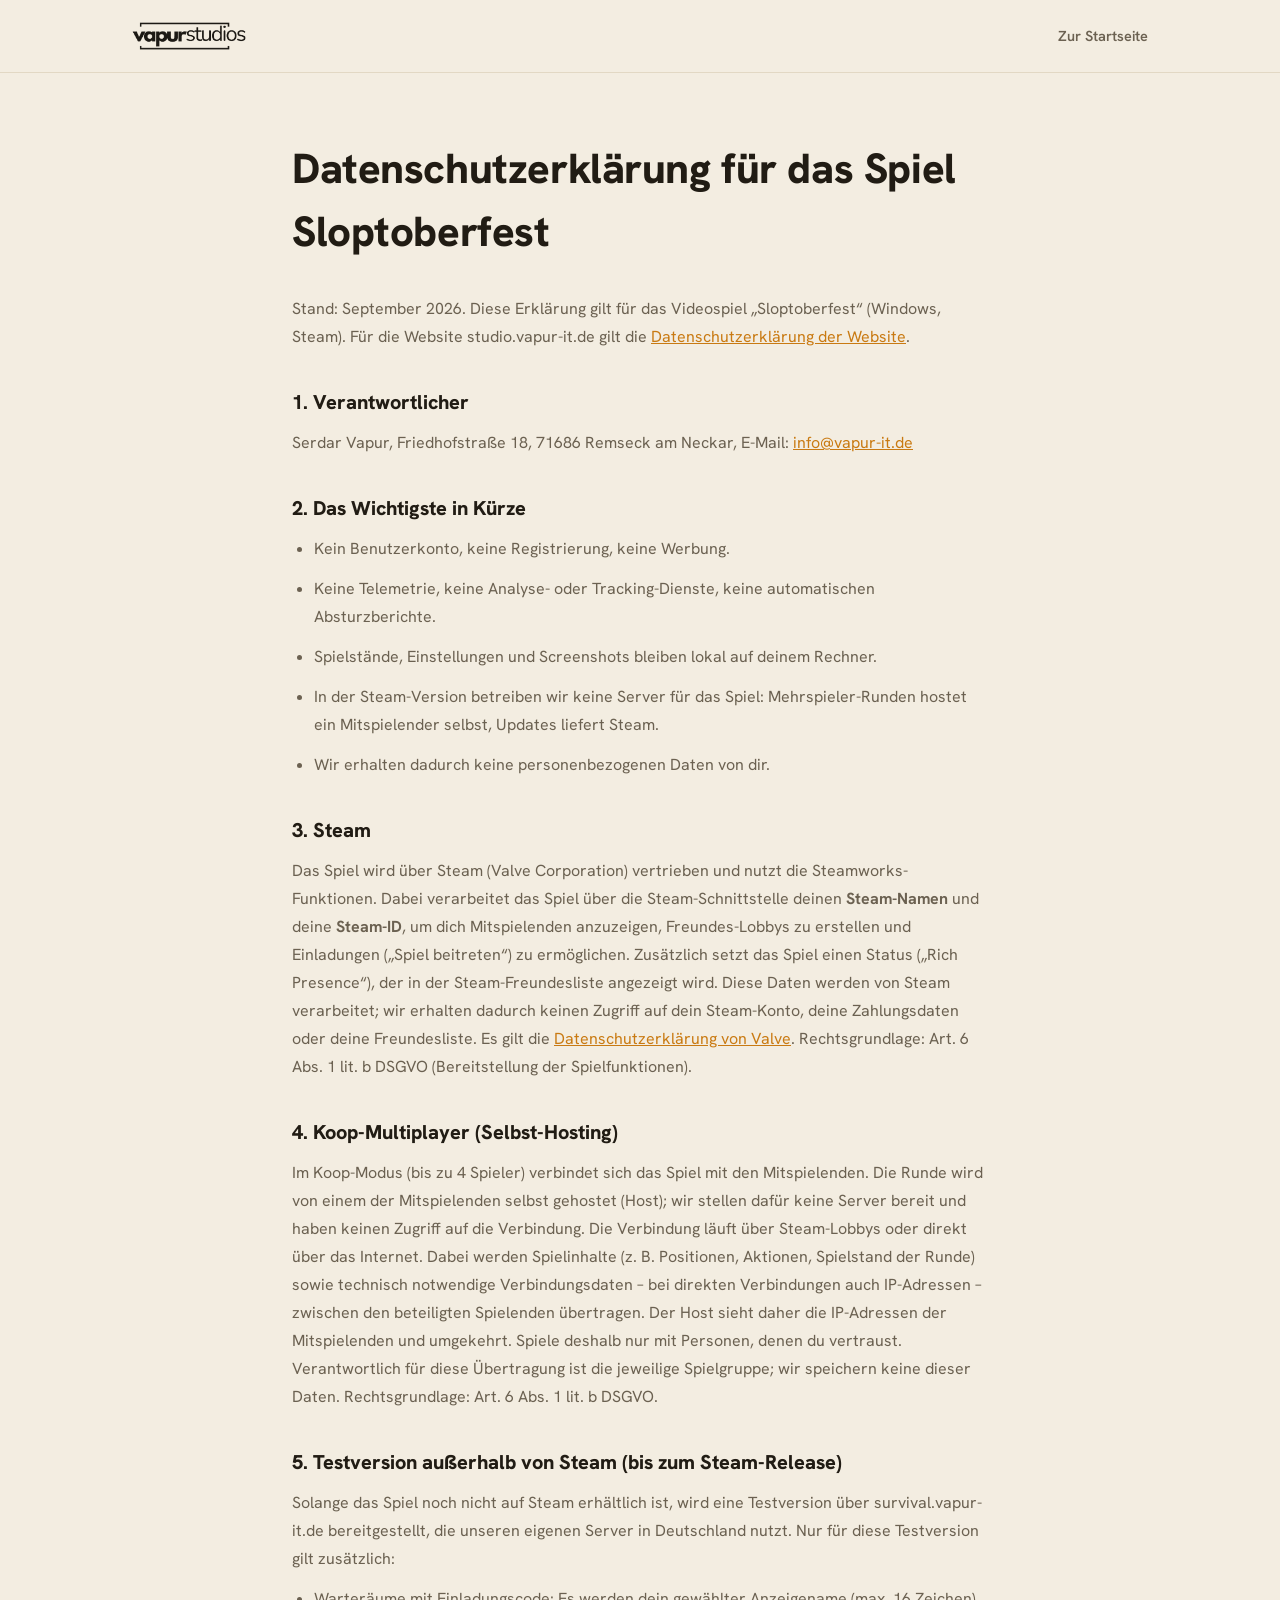
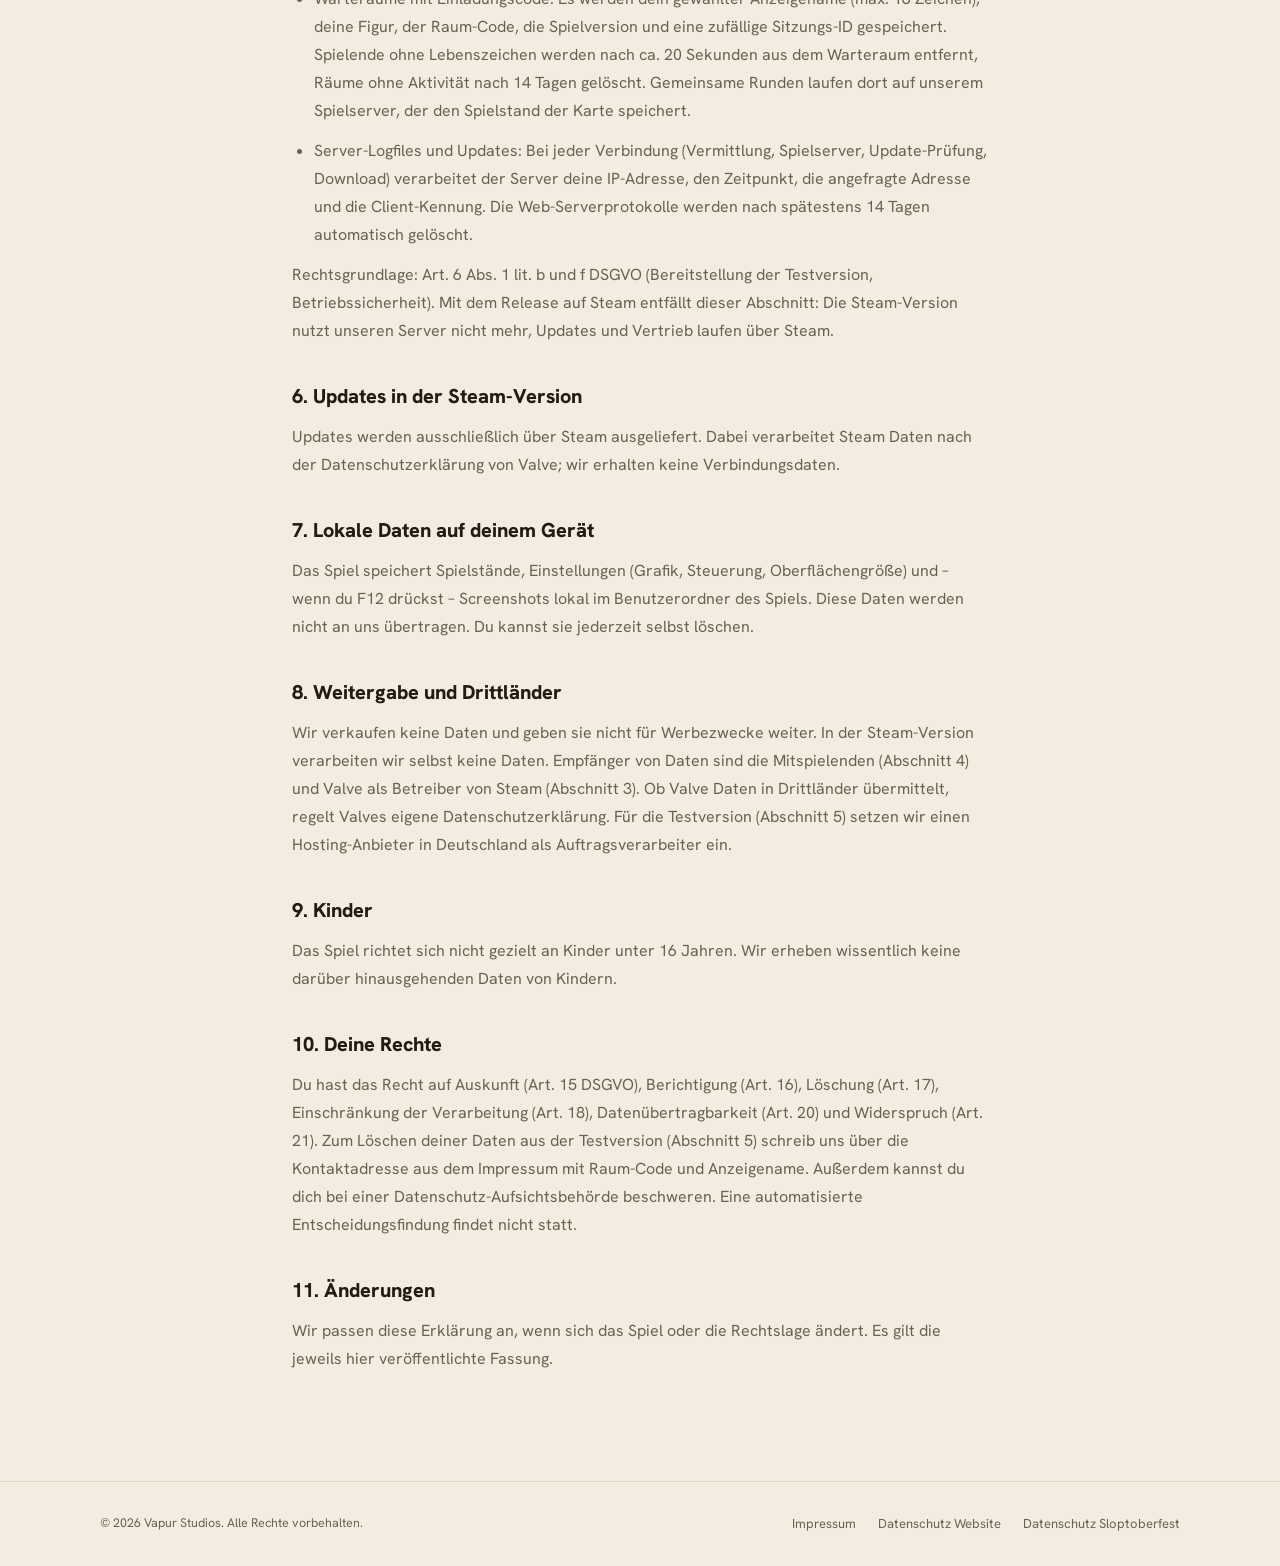
<file: sloptoberfest-datenschutz.html>
<!doctype html>
<html lang="de">
<head>
<meta charset="utf-8">
<meta name="viewport" content="width=device-width, initial-scale=1">
<title>Datenschutzerklärung Sloptoberfest – Vapur Studios</title>
<meta name="description" content="Datenschutzerklärung für das Spiel Sloptoberfest von Vapur Studios: Steam, Koop-Multiplayer, Warteräume mit Einladungscode, Spielstände.">
<link rel="stylesheet" href="assets/style.css">
</head>
<body>
<nav>
  <div class="nav-inner">
    <a href="./" aria-label="Vapur Studios"><img class="logo-ink" src="assets/logo-ink.png" alt="Vapur Studios"><img class="logo-cream" src="assets/logo-cream.png" alt=""></a>
    <div class="navlinks"><a href="./">Zur Startseite</a></div>
  </div>
</nav>

<main class="legal">
  <h1>Datenschutzerklärung für das Spiel Sloptoberfest</h1>
  <p>Stand: September 2026. Diese Erklärung gilt für das Videospiel „Sloptoberfest“ (Windows, Steam).
  Für die Website studio.vapur-it.de gilt die <a href="datenschutz.html">Datenschutzerklärung der Website</a>.</p>

  <h2>1. Verantwortlicher</h2>
  <p>Serdar Vapur, Friedhofstraße 18, 71686 Remseck am Neckar, E-Mail: <a href="mailto:info@vapur-it.de">info@vapur-it.de</a></p>

  <h2>2. Das Wichtigste in Kürze</h2>
  <ul>
    <li>Kein Benutzerkonto, keine Registrierung, keine Werbung.</li>
    <li>Keine Telemetrie, keine Analyse- oder Tracking-Dienste, keine automatischen Absturzberichte.</li>
    <li>Spielstände, Einstellungen und Screenshots bleiben lokal auf deinem Rechner.</li>
    <li>In der Steam-Version betreiben wir keine Server für das Spiel: Mehrspieler-Runden hostet ein Mitspielender selbst, Updates liefert Steam.</li>
    <li>Wir erhalten dadurch keine personenbezogenen Daten von dir.</li>
  </ul>

  <h2>3. Steam</h2>
  <p>Das Spiel wird über Steam (Valve Corporation) vertrieben und nutzt die Steamworks-Funktionen.
  Dabei verarbeitet das Spiel über die Steam-Schnittstelle deinen <strong>Steam-Namen</strong>
  und deine <strong>Steam-ID</strong>, um dich Mitspielenden anzuzeigen, Freundes-Lobbys zu erstellen
  und Einladungen („Spiel beitreten“) zu ermöglichen. Zusätzlich setzt das Spiel einen
  Status („Rich Presence“), der in der Steam-Freundesliste angezeigt wird. Diese Daten werden von
  Steam verarbeitet; wir erhalten dadurch keinen Zugriff auf dein Steam-Konto, deine
  Zahlungsdaten oder deine Freundesliste. Es gilt die
  <a href="https://store.steampowered.com/privacy_agreement/" target="_blank" rel="noopener">Datenschutzerklärung von Valve</a>.
  Rechtsgrundlage: Art. 6 Abs. 1 lit. b DSGVO (Bereitstellung der Spielfunktionen).</p>

  <h2>4. Koop-Multiplayer (Selbst-Hosting)</h2>
  <p>Im Koop-Modus (bis zu 4 Spieler) verbindet sich das Spiel mit den Mitspielenden. Die Runde wird
  von einem der Mitspielenden selbst gehostet (Host); wir stellen dafür keine Server bereit und haben
  keinen Zugriff auf die Verbindung. Die Verbindung läuft über Steam-Lobbys oder direkt über das
  Internet. Dabei werden Spielinhalte (z. B. Positionen, Aktionen, Spielstand der Runde) sowie technisch
  notwendige Verbindungsdaten – bei direkten Verbindungen auch IP-Adressen – zwischen den beteiligten
  Spielenden übertragen. Der Host sieht daher die IP-Adressen der Mitspielenden und umgekehrt. Spiele
  deshalb nur mit Personen, denen du vertraust. Verantwortlich für diese Übertragung ist die
  jeweilige Spielgruppe; wir speichern keine dieser Daten. Rechtsgrundlage: Art. 6 Abs. 1 lit. b DSGVO.</p>

  <h2>5. Testversion außerhalb von Steam (bis zum Steam-Release)</h2>
  <p>Solange das Spiel noch nicht auf Steam erhältlich ist, wird eine Testversion über
  survival.vapur-it.de bereitgestellt, die unseren eigenen Server in Deutschland nutzt. Nur für diese
  Testversion gilt zusätzlich:</p>
  <ul>
    <li>Warteräume mit Einladungscode: Es werden dein gewählter Anzeigename (max. 16 Zeichen), deine Figur,
    der Raum-Code, die Spielversion und eine zufällige Sitzungs-ID gespeichert. Spielende ohne Lebenszeichen
    werden nach ca. 20 Sekunden aus dem Warteraum entfernt, Räume ohne Aktivität nach 14 Tagen gelöscht.
    Gemeinsame Runden laufen dort auf unserem Spielserver, der den Spielstand der Karte speichert.</li>
    <li>Server-Logfiles und Updates: Bei jeder Verbindung (Vermittlung, Spielserver, Update-Prüfung,
    Download) verarbeitet der Server deine IP-Adresse, den Zeitpunkt, die angefragte Adresse und die
    Client-Kennung. Die Web-Serverprotokolle werden nach spätestens 14 Tagen automatisch gelöscht.</li>
  </ul>
  <p>Rechtsgrundlage: Art. 6 Abs. 1 lit. b und f DSGVO (Bereitstellung der Testversion,
  Betriebssicherheit). Mit dem Release auf Steam entfällt dieser Abschnitt: Die Steam-Version nutzt
  unseren Server nicht mehr, Updates und Vertrieb laufen über Steam.</p>

  <h2>6. Updates in der Steam-Version</h2>
  <p>Updates werden ausschließlich über Steam ausgeliefert. Dabei verarbeitet Steam Daten nach der
  Datenschutzerklärung von Valve; wir erhalten keine Verbindungsdaten.</p>

  <h2>7. Lokale Daten auf deinem Gerät</h2>
  <p>Das Spiel speichert Spielstände, Einstellungen (Grafik, Steuerung, Oberflächengröße) und – wenn du
  F12 drückst – Screenshots lokal im Benutzerordner des Spiels. Diese Daten werden nicht an uns
  übertragen. Du kannst sie jederzeit selbst löschen.</p>

  <h2>8. Weitergabe und Drittländer</h2>
  <p>Wir verkaufen keine Daten und geben sie nicht für Werbezwecke weiter. In der Steam-Version
  verarbeiten wir selbst keine Daten. Empfänger von Daten sind die Mitspielenden (Abschnitt 4) und
  Valve als Betreiber von Steam (Abschnitt 3). Ob Valve Daten in Drittländer übermittelt, regelt Valves
  eigene Datenschutzerklärung. Für die Testversion (Abschnitt 5) setzen wir einen Hosting-Anbieter in
  Deutschland als Auftragsverarbeiter ein.</p>

  <h2>9. Kinder</h2>
  <p>Das Spiel richtet sich nicht gezielt an Kinder unter 16 Jahren. Wir erheben wissentlich keine
  darüber hinausgehenden Daten von Kindern.</p>

  <h2>10. Deine Rechte</h2>
  <p>Du hast das Recht auf Auskunft (Art. 15 DSGVO), Berichtigung (Art. 16), Löschung (Art. 17),
  Einschränkung der Verarbeitung (Art. 18), Datenübertragbarkeit (Art. 20) und Widerspruch
  (Art. 21). Zum Löschen deiner Daten aus der Testversion (Abschnitt 5) schreib uns über die Kontaktadresse aus
  dem Impressum mit Raum-Code und Anzeigename. Außerdem kannst du dich bei einer Datenschutz-Aufsichtsbehörde
  beschweren. Eine automatisierte Entscheidungsfindung findet nicht statt.</p>

  <h2>11. Änderungen</h2>
  <p>Wir passen diese Erklärung an, wenn sich das Spiel oder die Rechtslage ändert. Es gilt die
  jeweils hier veröffentlichte Fassung.</p>
</main>

<footer>
  <div class="foot-inner">
    <div class="foot-copy">© 2026 Vapur Studios. Alle Rechte vorbehalten.</div>
    <div class="foot-links"><a href="impressum.html">Impressum</a><a href="datenschutz.html">Datenschutz Website</a><a href="sloptoberfest-datenschutz.html">Datenschutz Sloptoberfest</a></div>
  </div>
</footer>
</body>
</html>
</file>
<file: assets/style.css>
@font-face{
  font-family:'Hanken Grotesk'; font-style:normal; font-weight:400 800; font-display:swap;
  src:url('fonts/hanken-latin-ext.woff2') format('woff2');
  unicode-range:U+0100-02BA,U+02BD-02C5,U+02C7-02CC,U+02CE-02D7,U+02DD-02FF,U+0304,U+0308,U+0329,U+1D00-1DBF,U+1E00-1E9F,U+1EF2-1EFF,U+2020,U+20A0-20AB,U+20AD-20C0,U+2113,U+2C60-2C7F,U+A720-A7FF;
}
@font-face{
  font-family:'Hanken Grotesk'; font-style:normal; font-weight:400 800; font-display:swap;
  src:url('fonts/hanken-latin.woff2') format('woff2');
  unicode-range:U+0000-00FF,U+0131,U+0152-0153,U+02BB-02BC,U+02C6,U+02DA,U+02DC,U+0304,U+0308,U+0329,U+2000-206F,U+20AC,U+2122,U+2191,U+2193,U+2212,U+2215,U+FEFF,U+FFFD;
}

:root{
  color-scheme:light dark;
  --bg:#f3ede1; --surface:#ffffff; --border:#e2d8c4; --text:#211c14; --text-muted:#6b6151;
  --amber:#c97a12; --red:#b53a2c; --tag-bg:#eae1cd;
}
@media (prefers-color-scheme: dark){
  :root{
    --bg:#17130d; --surface:#1f1a12; --border:#332c1f; --text:#f2ebdd; --text-muted:#a49880;
    --amber:#ffb020; --red:#e0654f; --tag-bg:#2b2417;
  }
}

*{ box-sizing:border-box; margin:0; padding:0; }
html{ scroll-behavior:smooth; }
body{
  background:var(--bg); color:var(--text);
  font-family:'Hanken Grotesk',system-ui,-apple-system,'Segoe UI',sans-serif; -webkit-font-smoothing:antialiased;
  line-height:1.5;
}
img{ max-width:100%; display:block; }
a{ color:inherit; }
a:focus-visible, button:focus-visible{ outline:2px solid var(--amber); outline-offset:3px; }

/* NAV */
nav{ border-bottom:1px solid var(--border); }
.nav-inner{ max-width:1080px; margin:0 auto; padding:22px 32px; display:flex; align-items:center; justify-content:space-between; }
.nav-inner img{ height:28px; width:auto; }
.logo-cream{ display:none; }
@media (prefers-color-scheme: dark){
  .logo-ink{ display:none; }
  .logo-cream{ display:block; }
}
.navlinks{ display:flex; align-items:center; gap:28px; }
.navlinks a{ text-decoration:none; font-size:14.5px; font-weight:600; color:var(--text-muted); }
.navlinks a:hover{ color:var(--text); }
.navlinks a.btn-wishlist,
.navlinks a.btn-wishlist:hover{ color:#000; }

/* BUTTONS */
.btn-wishlist{
  position:relative; overflow:hidden; isolation:isolate;
  font-weight:700; font-size:15.5px; color:#1c1108; padding:14px 26px; border-radius:10px;
  border:none; cursor:pointer; text-decoration:none; display:inline-flex; align-items:center; gap:9px;
  background:linear-gradient(115deg, #ffd166, var(--amber) 45%, var(--red) 110%);
  box-shadow:0 10px 26px -8px rgba(224,82,61,.5), 0 2px 0 rgba(255,255,255,.35) inset;
  transition:transform .18s ease, box-shadow .18s ease; white-space:nowrap;
}
.btn-wishlist:hover{ transform:translateY(-2px); box-shadow:0 14px 32px -6px rgba(224,82,61,.6), 0 2px 0 rgba(255,255,255,.4) inset; }
.btn-wishlist::after{
  content:''; position:absolute; top:0; left:-60%; width:40%; height:100%; z-index:1;
  background:linear-gradient(115deg, transparent, rgba(255,255,255,.55), transparent);
  transform:skewX(-20deg); animation:shine 3.2s ease-in-out infinite;
}
@keyframes shine{ 0%,60%{ left:-60%; } 100%{ left:130%; } }
.btn-wishlist svg{ width:18px; height:18px; position:relative; z-index:2; flex-shrink:0; }
.btn-wishlist span{ position:relative; z-index:2; }
@media (prefers-reduced-motion: reduce){ .btn-wishlist::after{ animation:none; } html{ scroll-behavior:auto; } }
.btn-ghost{ font-weight:700; font-size:14px; color:var(--text); text-decoration:none; padding:13px 20px; border-radius:10px; border:1.5px solid var(--border); }
.btn-ghost:hover{ border-color:var(--amber); color:var(--amber); }

/* HERO */
.hero-wrap{ position:relative; max-width:1180px; margin:8px auto -60px; padding:0 24px; }
.hero-img img{
  width:100%; height:auto; display:block; max-height:72vh; object-fit:cover;
  -webkit-mask-image:linear-gradient(180deg, transparent 0%, #000 12%, #000 82%, transparent 100%),
                      linear-gradient(90deg, transparent 0%, #000 8%, #000 92%, transparent 100%);
  -webkit-mask-composite:source-in;
  mask-image:linear-gradient(180deg, transparent 0%, #000 12%, #000 82%, transparent 100%),
              linear-gradient(90deg, transparent 0%, #000 8%, #000 92%, transparent 100%);
  mask-composite:intersect;
}
.hero-play{
  position:absolute; inset:0; width:100%; border:none; background:none; cursor:pointer; color:#fff;
  font-family:inherit; display:flex; flex-direction:column; align-items:center; justify-content:center; gap:10px;
  text-shadow:0 2px 12px rgba(0,0,0,.75);
}
.play-circle{
  width:84px; height:84px; border-radius:50%; display:flex; align-items:center; justify-content:center;
  background:rgba(23,19,13,.72); border:2px solid rgba(255,255,255,.85);
  transition:transform .18s ease, background .18s ease, color .18s ease;
}
.play-circle svg{ width:38px; height:38px; margin-left:4px; }
.hero-play:hover .play-circle{ transform:scale(1.07); background:var(--amber); color:#1c1108; }
.play-label, .play-note{ background:rgba(23,19,13,.72); border-radius:100px; text-shadow:none; }
.play-label{ font-size:17px; font-weight:800; padding:6px 16px; }
.play-note{ font-size:12.5px; font-weight:600; padding:4px 12px; }
.hero-video{
  display:none; max-width:min(100%, calc(72vh * 16 / 9)); margin:16px auto 0;
  aspect-ratio:16/9; border-radius:12px; overflow:hidden; background:#000;
}
.hero-video iframe{ width:100%; height:100%; border:0; display:block; }
.hero-wrap.no-trailer .hero-play{ display:none; }
.hero-wrap.playing{ margin-bottom:0; }
.hero-wrap.playing .hero-img, .hero-wrap.playing .hero-play{ display:none; }
.hero-wrap.playing .hero-video{ display:block; }
.shots-grid button.is-trailer{ position:relative; }
.thumb-play{
  position:absolute; top:50%; left:50%; width:40px; height:40px; margin:-20px 0 0 -20px; border-radius:50%;
  background:rgba(23,19,13,.72); border:1.5px solid rgba(255,255,255,.85); color:#fff;
  display:flex; align-items:center; justify-content:center;
}
.thumb-play svg{ width:20px; height:20px; margin-left:2px; }
.shots{ padding:14px 32px 0; position:relative; z-index:1; }
.shots-grid{ max-width:760px; margin:0 auto; display:grid; grid-template-columns:1fr 1fr 1fr; gap:12px; }
.shots-grid button{
  padding:0; border:2px solid transparent; border-radius:8px; overflow:hidden; cursor:pointer;
  background:none; opacity:.6; transition:opacity .15s, border-color .15s;
}
.shots-grid button.active{ opacity:1; border-color:var(--amber); }
.shots-grid button:hover{ opacity:1; }
.shots-grid img{ display:block; aspect-ratio:16/10; object-fit:cover; width:100%; }

.intro{ text-align:center; padding:56px 32px 56px; max-width:720px; margin:0 auto; }
.eyebrow{ display:inline-flex; align-items:center; gap:8px; font-size:14.5px; font-weight:700; color:var(--amber); margin-bottom:22px; }
.eyebrow::before{ content:''; width:7px; height:7px; border-radius:50%; background:var(--amber); }
.intro h1{ font-size:clamp(32px,5vw,52px); font-weight:800; line-height:1.1; margin-bottom:18px; letter-spacing:-.01em; }
.intro p{ font-size:17px; color:var(--text-muted); line-height:1.65; margin-bottom:32px; }
.btn-row{ display:flex; gap:14px; justify-content:center; flex-wrap:wrap; }

/* SECTIONS */
section{ padding:80px 32px; border-top:1px solid var(--border); }
.section-inner{ max-width:760px; margin:0 auto; }
.section-inner.wide{ max-width:1080px; }
.kicker{ font-size:14px; font-weight:700; color:var(--amber); margin-bottom:20px; }
.section-inner h2{ font-size:clamp(26px,3.2vw,36px); font-weight:800; margin-bottom:24px; letter-spacing:-.01em; }
.section-inner p{ font-size:16.5px; color:var(--text-muted); line-height:1.8; margin-bottom:20px; }
.section-inner p:last-of-type{ margin-bottom:0; }
.tags-row{ display:flex; gap:8px; flex-wrap:wrap; margin-top:32px; }
.tag{ background:var(--tag-bg); color:var(--text-muted); font-size:12.5px; font-weight:600; padding:7px 14px; border-radius:100px; }

.reqs{ display:grid; grid-template-columns:1fr 1fr; gap:40px; }
.req-col h3{ font-size:12px; text-transform:uppercase; letter-spacing:.08em; color:var(--amber); margin-bottom:16px; }
.req-row{ display:grid; grid-template-columns:120px 1fr; gap:10px; padding:10px 0; border-bottom:1px solid var(--border); font-size:14px; }
.req-row .k{ color:var(--text-muted); }
.req-row .v{ font-weight:600; }

.studio-logo{ height:30px; width:auto; margin-bottom:26px; }
.fact-list{ margin-top:28px; }
.fact-row{ display:flex; justify-content:space-between; gap:20px; padding:14px 0; border-bottom:1px solid var(--border); font-size:14.5px; }
.fact-row .k{ color:var(--text-muted); }
.fact-row .v{ font-weight:700; text-align:right; }

.portfolio-grid{ display:grid; grid-template-columns:1fr 1fr; gap:20px; margin-top:12px; }
.game-card{ background:var(--surface); border:1px solid var(--border); border-radius:10px; overflow:hidden; text-decoration:none; color:var(--text); display:block; }
a.game-card:hover{ border-color:var(--amber); }
.game-card .thumb{ aspect-ratio:16/9; background:var(--tag-bg); overflow:hidden; }
.game-card .thumb img{ width:100%; height:100%; object-fit:cover; }
.game-card .thumb.placeholder{ display:flex; align-items:center; justify-content:center; font-weight:700; color:var(--text-muted); font-size:14px; }
.game-card .body{ padding:18px 20px; }
.game-card .status{ display:block; font-size:12.5px; font-weight:700; color:var(--amber); margin-bottom:8px; }
.game-card .status.muted{ color:var(--text-muted); }
.game-card h3{ font-size:18px; font-weight:800; margin-bottom:6px; }
.game-card p{ font-size:13px; color:var(--text-muted); line-height:1.5; }

/* LEGAL PAGES */
.legal{ max-width:760px; margin:0 auto; padding:64px 32px 96px; }
.legal h1{ font-size:clamp(30px,4vw,42px); font-weight:800; margin-bottom:32px; letter-spacing:-.01em; }
.legal h2{ font-size:20px; font-weight:800; margin:36px 0 12px; }
.legal p, .legal li{ font-size:16px; color:var(--text-muted); line-height:1.75; margin-bottom:12px; }
.legal ul{ padding-left:22px; margin-bottom:12px; }
.legal a{ color:var(--amber); }
.todo{ background:var(--tag-bg); border:1px dashed var(--amber); color:var(--text); padding:1px 6px; border-radius:4px; font-weight:700; }

/* FOOTER */
footer{ padding:32px; border-top:1px solid var(--border); }
.foot-inner{ max-width:1080px; margin:0 auto; display:flex; justify-content:space-between; align-items:center; flex-wrap:wrap; gap:14px; }
.foot-links{ display:flex; gap:22px; flex-wrap:wrap; }
.foot-links a{ text-decoration:none; color:var(--text-muted); font-size:13px; }
.foot-links a:hover{ color:var(--text); }
.foot-copy{ color:var(--text-muted); font-size:12.5px; }

@media (max-width:760px){
  .navlinks a:not(.btn-wishlist){ display:none; }
  .shots-grid{ grid-template-columns:1fr; }
  .reqs{ grid-template-columns:1fr; gap:0; }
  .portfolio-grid{ grid-template-columns:1fr; }
  section{ padding:56px 20px; }
  .intro{ padding:44px 20px 40px; }
  .hero-wrap{ padding:0 12px; }
  .hero-img img{ max-height:46vh; }
  .play-circle{ width:64px; height:64px; }
  .play-circle svg{ width:30px; height:30px; }
  .play-label{ font-size:15px; }
  .legal{ padding:44px 20px 72px; }
}

/* GAME LOGO */
.game-logo{ position:relative; width:min(560px,86%); margin:0 auto 26px; }
.game-logo img{
  width:100%; height:auto; display:block;
  filter:drop-shadow(0 18px 28px rgba(0,0,0,.35));
  animation:logoIn 1s cubic-bezier(.2,.9,.25,1.15) both, logoFloat 5s ease-in-out 1s infinite;
}
.game-logo::after{
  content:''; position:absolute; inset:0; pointer-events:none;
  background:linear-gradient(105deg, transparent 35%, rgba(255,255,255,.55) 50%, transparent 65%);
  background-size:250% 100%; background-position:180% 0;
  -webkit-mask-image:url(sloptoberfest-logo.webp); mask-image:url(sloptoberfest-logo.webp);
  -webkit-mask-size:100% 100%; mask-size:100% 100%;
  animation:logoShine 6s ease-in-out 1.4s infinite;
}
@keyframes logoIn{ from{ opacity:0; transform:scale(.82) translateY(24px) rotate(-1.5deg); } to{ opacity:1; transform:none; } }
@keyframes logoFloat{ 0%,100%{ transform:translateY(0) rotate(0); } 50%{ transform:translateY(-7px) rotate(.4deg); } }
@keyframes logoShine{ 0%,55%{ background-position:180% 0; } 100%{ background-position:-80% 0; } }
.sr-only{ position:absolute; width:1px; height:1px; overflow:hidden; clip:rect(0 0 0 0); white-space:nowrap; }
@media (prefers-reduced-motion: reduce){
  .game-logo img, .game-logo::after{ animation:none; }
}
</file>
